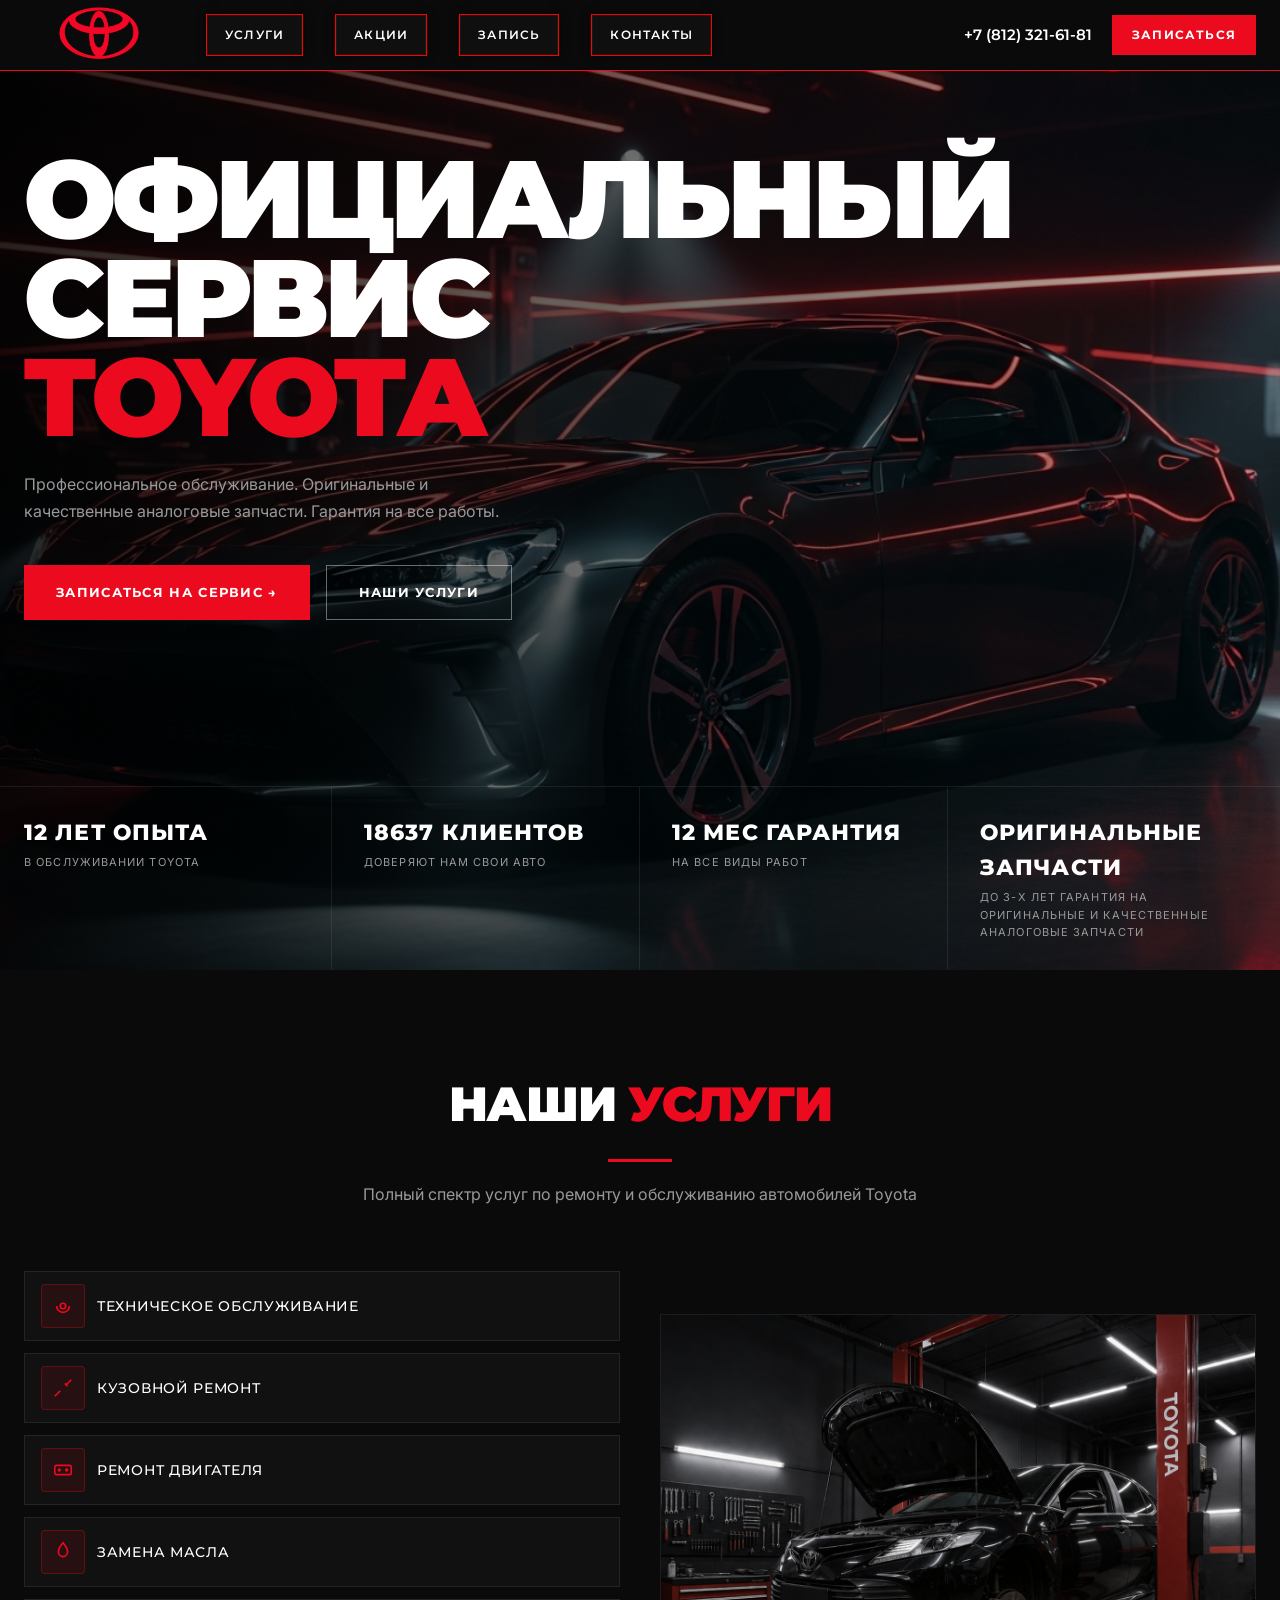
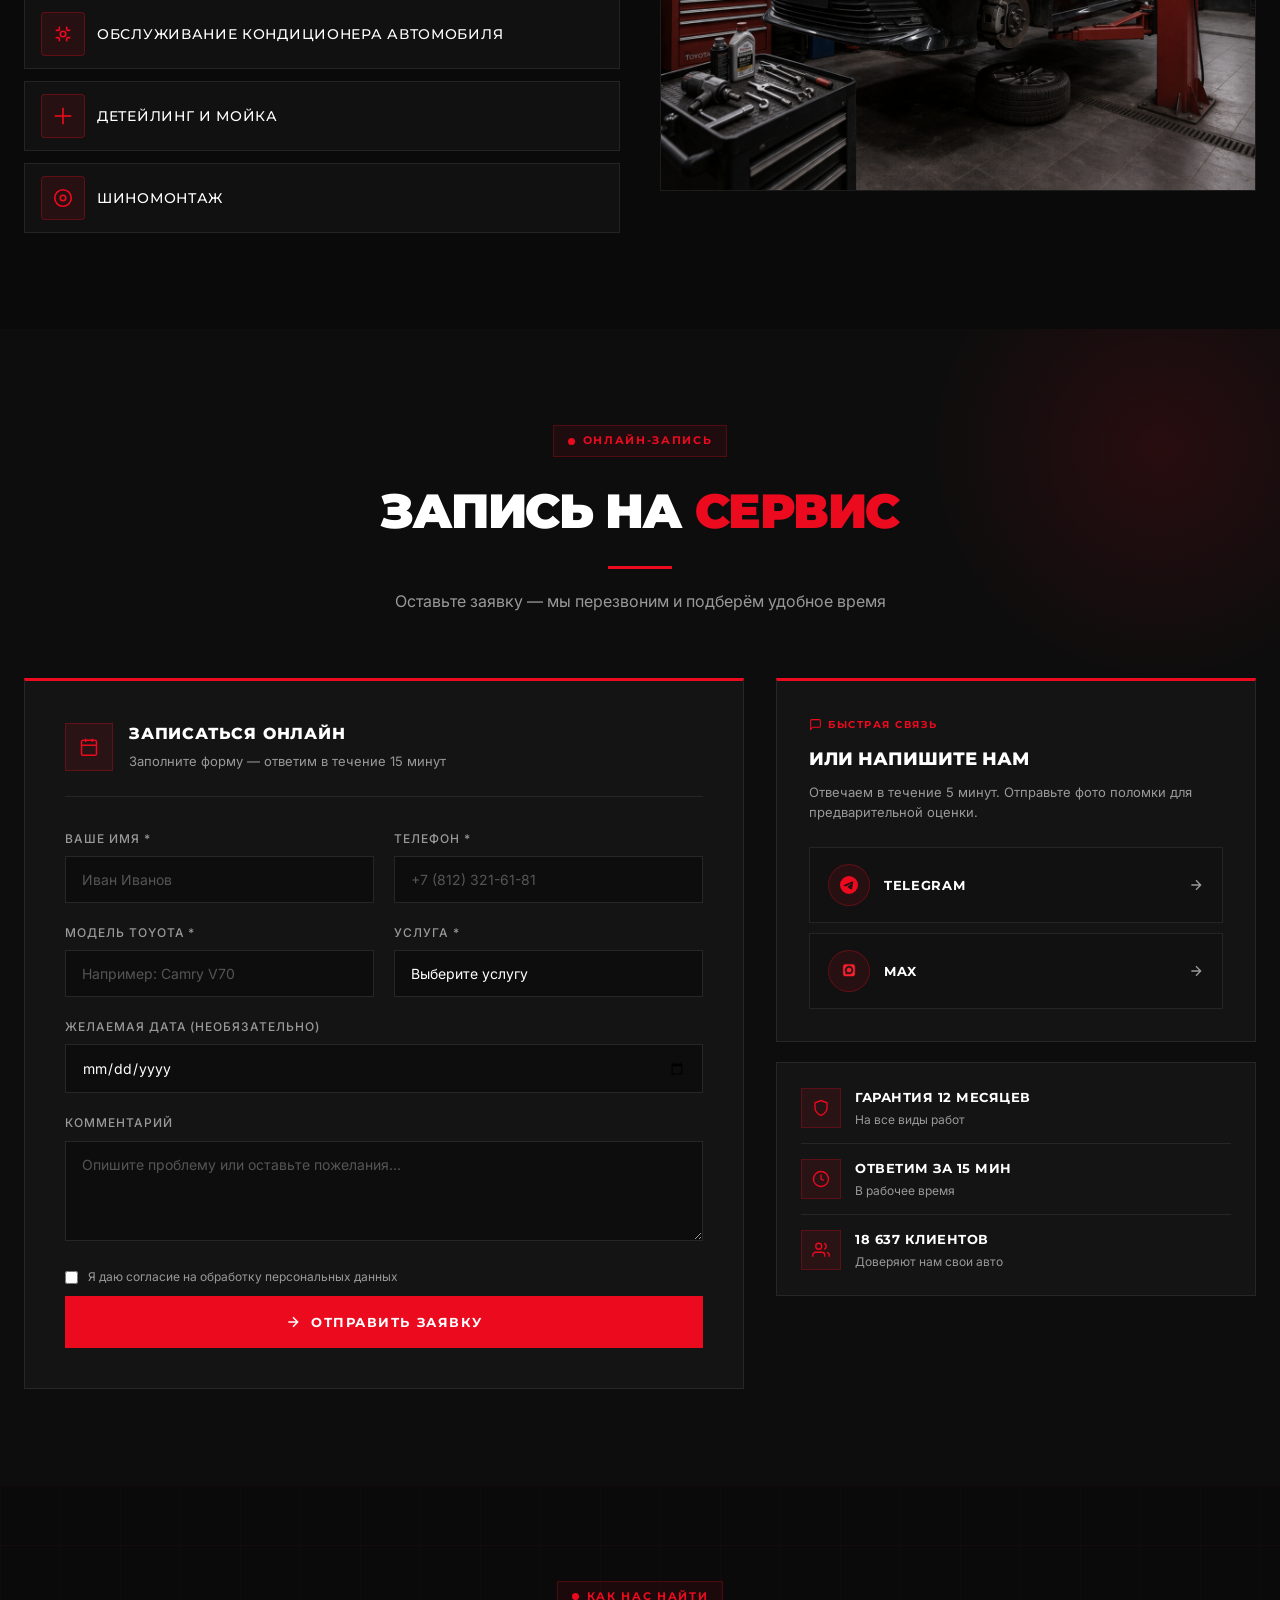
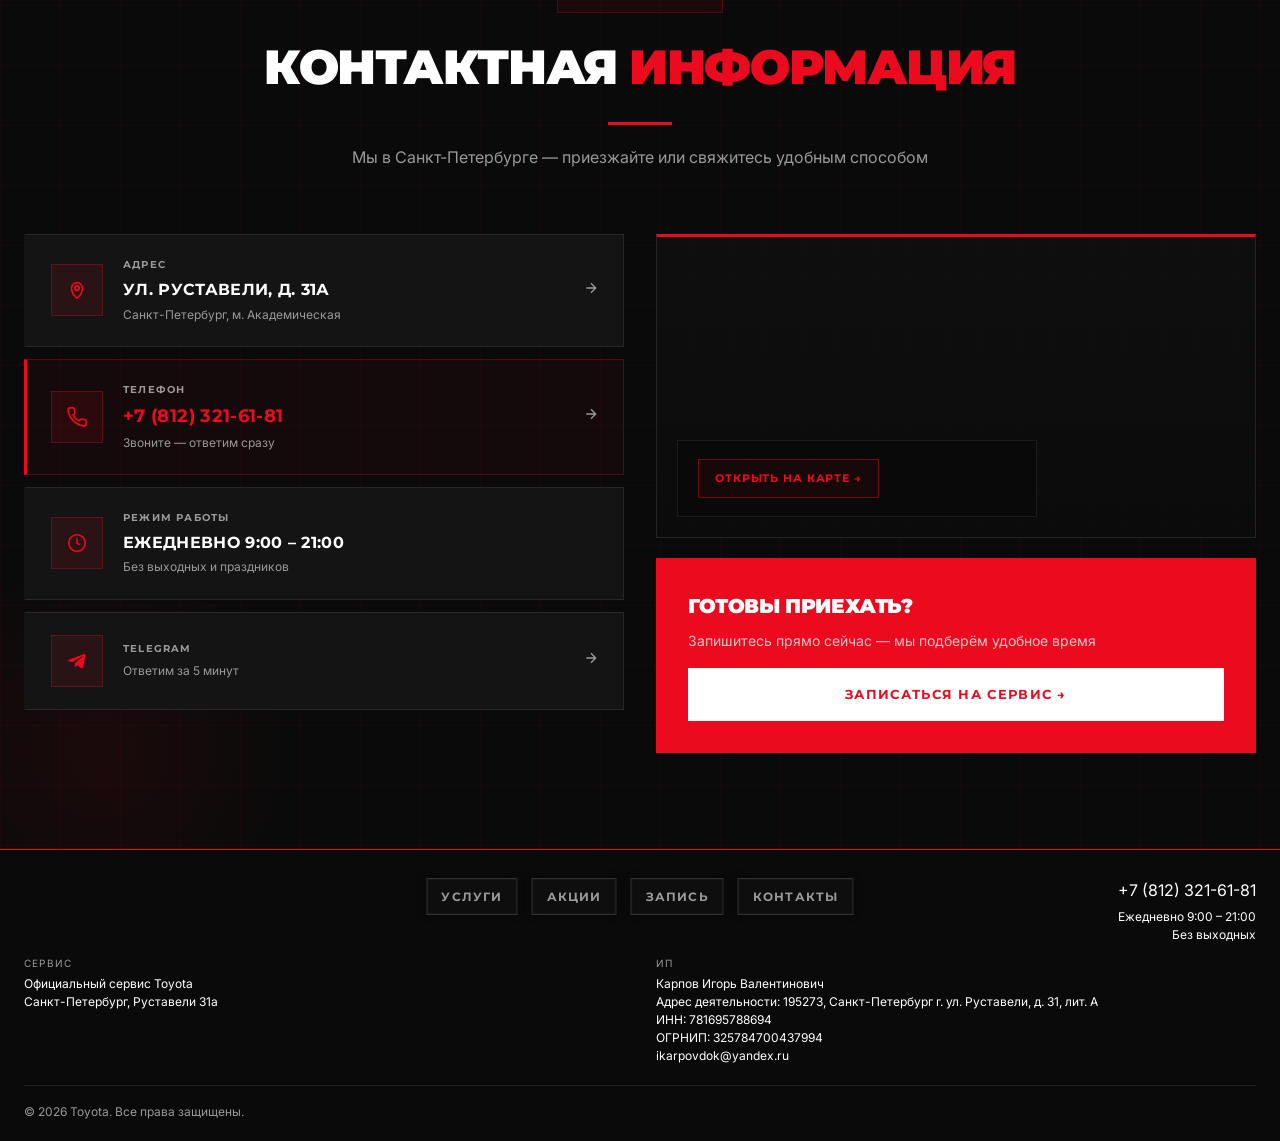
<file: index.html>
<!DOCTYPE html>
<html lang="ru">
<head>
  <meta charset="UTF-8">
  <meta name="viewport" content="width=device-width, initial-scale=1.0">
  <meta name="description" content="Официальный сервис Toyota в Санкт-Петербурге. Профессиональное обслуживание, оригинальные запчасти, гарантия на работы.">
  <meta property="og:title" content="Toyota — Официальный сервис Toyota в СПб">
  <meta property="og:description" content="Профессиональное обслуживание автомобилей Toyota. Оригинальные запчасти. Гарантия на все работы.">
  <title>Toyota — Официальный сервис Toyota в Санкт-Петербурге</title>
  <link rel="stylesheet" href="styles.css">
  <style>
    /* Дополнительные стили для фиксированного навбара */
    body {
      margin: 0;
      padding-top: 70px; /* Компенсируем высоту фиксированного навбара */
    }
    header {
      position: fixed;
      top: 0;
      left: 0;
      width: 100%;
      z-index: 1000;
      background-color: var(--bg-nav);
      transition: transform 0.3s ease-in-out;
    }
    /* Скрываем навбар при прокрутке вниз (опционально, раскомментируйте если нужно) */
    /*
    header.hide {
      transform: translateY(-100%);
    }
    */
    /* Убираем отступ для мобильного меню, чтобы оно не наезжало на контент */
    .mobile-nav {
      top: 70px;
    }
    /* Стили для основного контента */
    .hero {
      margin-top: 0; /* Убираем отступ, так как body уже имеет padding-top */
    }
    @media (max-width: 768px) {
      body {
        padding-top: 70px;
      }
      .mobile-nav {
        top: 70px;
      }
    }
  </style>
  <!-- Google Fonts автоматически подключаются из styles.css -->
</head>
<body>

<!-- ════════════════════════════════════════
     НАВБАР (теперь фиксированный)
════════════════════════════════════════ -->
<header>
  <nav class="navbar">
    <div class="navbar-inner">
      <a href="#" class="navbar-logo">
  <img src="images/toyota-logo.png" alt="Toyota">
</a>

      <div class="navbar-nav">
        <a href="#services">Услуги</a>
        <a href="promotions.html">Акции</a>
        <a href="#booking">Запись</a>
        <a href="#contacts">Контакты</a>
      </div>

      <div class="navbar-right">
        <a href="tel:+78123216181" class="navbar-phone">+7 (812) 321-61-81</a>
        <a href="#booking" class="navbar-cta">Записаться</a>
      </div>

      <!-- Кнопка мобильного меню -->
      <button class="hamburger" id="hamburger" aria-label="Меню">
        <span></span><span></span><span></span>
      </button>
    </div>
  </nav>

  <!-- Мобильное меню -->
  <div class="mobile-nav" id="mobile-nav">
    <a href="#services" onclick="closeMobileMenu()">Услуги</a>
    <a href="promotions.html" onclick="closeMobileMenu()">Акции</a>
    <a href="#booking" onclick="closeMobileMenu()">Запись</a>
    <a href="#contacts" onclick="closeMobileMenu()">Контакты</a>
    <div class="mobile-nav-phone">
      <a href="tel:+78123216181">+7 (812) 321-61-81</a>
    </div>
  </div>
</header>


<!-- ════════════════════════════════════════
     ГЕРОЙ
════════════════════════════════════════ -->
<section class="hero" id="hero">
  <div class="hero-bg"></div>

  <div class="hero-content">
<a href="tel:+78123216181" class="hero-mobile-phone">+7 (812) 321-61-81</a>
    <h1 class="hero-title">
      Официальный<br>
      Сервис<br>
      <span class="red">Toyota</span>
    </h1>

    <p class="hero-sub">
      Профессиональное обслуживание. Оригинальные и качественные аналоговые запчасти. Гарантия на все работы.
    </p>

    <div class="hero-buttons">
      <a href="#booking" class="btn btn-red">Записаться на сервис →</a>
      <a href="#services" class="btn btn-outline">Наши услуги</a>
    </div>
  </div>

  <div class="hero-stats">
    <div class="hero-stats-inner">
      <div class="hero-stat">
        <div class="hero-stat-number">12 лет опыта</div>
        <div class="hero-stat-label">В обслуживании Toyota</div>
      </div>
      <div class="hero-stat">
        <div class="hero-stat-number">18637 клиентов</div>
        <div class="hero-stat-label">Доверяют нам свои авто</div>
      </div>
      <div class="hero-stat">
        <div class="hero-stat-number">12 мес гарантия</div>
        <div class="hero-stat-label">На все виды работ</div>
      </div>
      <div class="hero-stat">
        <div class="hero-stat-number">Оригинальные запчасти</div>
        <div class="hero-stat-label">До 3-х лет гарантия на оригинальные и качественные аналоговые запчасти</div>
      </div>
    </div>
  </div>
</section>


<!-- ════════════════════════════════════════
     УСЛУГИ
════════════════════════════════════════ -->
<section class="section section-alt" id="services">
  <div class="container">
    <div class="section-heading">
      <h2 class="section-title">
  Наши <span>услуги</span>
</h2>
      <div class="red-line"></div>
      <p>Полный спектр услуг по ремонту и обслуживанию автомобилей Toyota</p>
    </div>

    <div class="services-layout">

  <!-- ЛЕВАЯ КОЛОНКА -->
  <div class="services-list">

    <a href="service-to.html" class="service-row">
      <div class="service-icon">
  <svg width="20" height="20" viewBox="0 0 24 24" fill="none" stroke="currentColor" stroke-width="1.8">
    <circle cx="12" cy="12" r="3"/>
    <path d="M19 12a7 7 0 1 1-14 0"/>
  </svg>
</div>
      <span>Техническое обслуживание</span>
    </a>

    <a href="service-body.html" class="service-row">
      <div class="service-icon">
  <svg width="20" height="20" viewBox="0 0 24 24" fill="none" stroke="currentColor" stroke-width="1.8">
    <path d="M3 21l6-6"/>
    <path d="M14 7l3 3"/>
    <path d="M21 3l-6 6"/>
  </svg>
</div>
      <span>Кузовной ремонт</span>
    </a>

    <a href="service-engine.html" class="service-row">
      <div class="service-icon">
  <svg width="20" height="20" viewBox="0 0 24 24" fill="none" stroke="currentColor" stroke-width="1.8">
    <rect x="3" y="7" width="18" height="10" rx="2"/>
    <circle cx="8" cy="12" r="1"/>
    <circle cx="16" cy="12" r="1"/>
  </svg>
</div>
      <span>Ремонт двигателя</span>
    </a>

    <a href="service-oil.html" class="service-row">
      <div class="service-icon">
  <svg width="20" height="20" viewBox="0 0 24 24" fill="none" stroke="currentColor" stroke-width="1.8">
    <path d="M12 2C12 2 7 8 7 12a5 5 0 0 0 10 0c0-4-5-10-5-10z"/>
  </svg>
</div>
      <span>Замена масла</span>
    </a>

    <a href="service-ac.html" class="service-row">
      <div class="service-icon">
  <svg width="20" height="20" viewBox="0 0 24 24" fill="none" stroke="currentColor" stroke-width="1.8">
    <path d="M8 4v4"/>
    <path d="M16 4v4"/>
    <path d="M8 16v4"/>
    <path d="M16 16v4"/>
    <path d="M4 8h4"/>
    <path d="M16 8h4"/>
    <path d="M4 16h4"/>
    <path d="M16 16h4"/>
    <circle cx="12" cy="12" r="3"/>
  </svg>
</div>
      <span>Обслуживание кондиционера автомобиля</span>
    </a>

    <a href="service-detailing.html" class="service-row">
      <div class="service-icon">
  <svg width="20" height="20" viewBox="0 0 24 24" fill="none" stroke="currentColor" stroke-width="1.8">
    <path d="M12 3v18"/>
    <path d="M3 12h18"/>
  </svg>
</div>
      <span>Детейлинг и мойка</span>
    </a>

    <a href="service-tires.html" class="service-row">
      <div class="service-icon">
  <svg width="20" height="20" viewBox="0 0 24 24" fill="none" stroke="currentColor" stroke-width="1.8">
    <circle cx="12" cy="12" r="9"/>
    <circle cx="12" cy="12" r="3"/>
  </svg>
</div>
      <span>Шиномонтаж</span>
    </a>

  </div>

  <!-- ПРАВАЯ КОЛОНКА -->
  <div class="services-image">
    <img src="images/service-photo.png" alt="Сервис Toyota">
  </div>

</div>
  </div>
</section>


<!-- ════════════════════════════════════════
     ЗАПИСЬ НА СЕРВИС
════════════════════════════════════════ -->
<section class="section booking-section" id="booking">
  <div class="booking-bg-accent"></div>

  <div class="container booking-container">

    <div class="section-heading">
      <div class="booking-section-label">
        <span class="booking-label-dot"></span>
        Онлайн-запись
      </div>
      <h2 class="section-title">Запись на <span>сервис</span></h2>
      <div class="red-line"></div>
      <p>Оставьте заявку — мы перезвоним и подберём удобное время</p>
    </div>

    <div class="booking-grid">

      <!-- Форма -->
      <div class="booking-form-card">
        <div class="booking-form-header">
          <div class="booking-form-header-icon">
            <svg width="20" height="20" viewBox="0 0 24 24" fill="none" stroke="currentColor" stroke-width="1.8">
              <rect x="3" y="4" width="18" height="18" rx="2"/>
              <path d="M16 2v4M8 2v4M3 10h18"/>
            </svg>
          </div>
          <div>
            <div class="booking-form-header-title">Записаться онлайн</div>
            <div class="booking-form-header-sub">Заполните форму — ответим в течение 15 минут</div>
          </div>
        </div>

        <form id="booking-form" action="https://formsubmit.co/gumerova.rina@bk.ru" method="POST">
          <input type="hidden" name="_subject" value="Новая заявка с сайта Toyota">
          <input type="hidden" name="_captcha" value="false">
          <input type="hidden" name="_template" value="table">
          <input type="text" name="_honey" style="display:none">
          <input type="hidden" name="_autoresponse" value="Спасибо за заявку! Мы получили ваше обращение и свяжемся с вами в ближайшее время.">
          <div class="form-row">
            <div class="form-group">
              <label for="name">Ваше имя *</label>
              <input type="text" id="name" name="name" placeholder="Иван Иванов" required>
            </div>
            <div class="form-group">
              <label for="phone">Телефон *</label>
              <input type="tel" id="phone" name="phone" placeholder="+7 (812) 321-61-81" required>
            </div>
          </div>

          <div class="form-row">
            <div class="form-group">
              <label for="model">Модель Toyota *</label>
              <input type="text" id="model" name="model" placeholder="Например: Camry V70" required>
            </div>
            <div class="form-group">
              <label for="service">Услуга *</label>
              <select id="service" name="service" required>
                <option value="" disabled selected>Выберите услугу</option>
                <option value="ТО">Техническое обслуживание (ТО)</option>
                <option value="Замена масла">Замена масла и фильтров</option>
                <option value="Диагностика">Диагностика электроники</option>
                <option value="Кузовной ремонт">Кузовной ремонт</option>
                <option value="Ремонт двигателя">Ремонт двигателя</option>
                <option value="Кондиционер">Обслуживание кондиционера автомобиля</option>
                <option value="Детейлинг">Детейлинг и мойка</option>
                <option value="Шиномонтаж">Шиномонтаж и балансировка</option>
              </select>
            </div>
          </div>

          <div class="form-group">
            <label for="date">Желаемая дата (необязательно)</label>
            <input type="date" id="date" name="date">
          </div>

          <div class="form-group">
            <label for="comment">Комментарий</label>
            <textarea id="comment" name="comment" placeholder="Опишите проблему или оставьте пожелания..."></textarea>
          </div>

          <div class="form-consent">
  <label>
    <input type="checkbox" id="consent" required>
    <span>
      Я даю согласие на обработку персональных данных
    </span>
  </label>
</div>
          <button type="submit" class="form-submit" id="submit-btn">
            <svg width="16" height="16" viewBox="0 0 24 24" fill="none" stroke="currentColor" stroke-width="2.2"><path d="M5 12h14M12 5l7 7-7 7"/></svg>
            Отправить заявку
          </button>
          <div id="form-success" style="display:none; margin-top:16px; color:var(--red); font-family:var(--font-head); font-size:13px; font-weight:600; text-transform:uppercase; letter-spacing:0.1em; border:1px solid rgba(235,10,30,0.3); padding:12px 16px; background:rgba(235,10,30,0.06);">
            ✓ Заявка отправлена! Мы свяжемся с вами в ближайшее время.
          </div>
          <div id="form-error" style="display:none; margin-top:16px; color:#fff; font-family:var(--font-head); font-size:13px; font-weight:600; text-transform:uppercase; letter-spacing:0.08em; border:1px solid rgba(255,255,255,0.16); padding:12px 16px; background:rgba(255,255,255,0.04);">
            Не удалось отправить заявку. Проверьте подключение к интернету и активацию FormSubmit.
          </div>
        </form>
      </div>

      <!-- Правая колонка -->
      <div class="booking-right">

        <!-- Мессенджеры -->
        <div class="messengers-block">
          <div class="messengers-block-label">
            <svg width="13" height="13" viewBox="0 0 24 24" fill="none" stroke="currentColor" stroke-width="2">
              <path d="M21 15a2 2 0 0 1-2 2H7l-4 4V5a2 2 0 0 1 2-2h14a2 2 0 0 1 2 2z"/>
            </svg>
            Быстрая связь
          </div>
          <h3>Или напишите нам</h3>
          <p>Отвечаем в течение 5 минут. Отправьте фото поломки для предварительной оценки.</p>

          <a href="https://t.me/iToyotaSPB" target="_blank" class="messenger-btn tg-btn">
            <div class="messenger-icon tg-icon">
              <svg xmlns="http://www.w3.org/2000/svg" width="22" height="22" viewBox="0 0 24 24" fill="white"><path d="M11.944 0A12 12 0 0 0 0 12a12 12 0 0 0 12 12 12 12 0 0 0 12-12A12 12 0 0 0 12 0a12 12 0 0 0-.056 0zm4.962 7.224c.1-.002.321.023.465.14a.506.506 0 0 1 .171.325c.016.093.036.306.02.472-.18 1.898-.962 6.502-1.36 8.627-.168.9-.499 1.201-.82 1.23-.696.065-1.225-.46-1.9-.902-1.056-.693-1.653-1.124-2.678-1.8-1.185-.78-.417-1.21.258-1.91.177-.184 3.247-2.977 3.307-3.23.007-.032.014-.15-.056-.212s-.174-.041-.249-.024c-.106.024-1.793 1.14-5.061 3.345-.48.33-.913.49-1.302.48-.428-.008-1.252-.241-1.865-.44-.752-.245-1.349-.374-1.297-.789.027-.216.325-.437.893-.663 3.498-1.524 5.83-2.529 6.998-3.014 3.332-1.386 4.025-1.627 4.476-1.635z"/></svg>
          </div>
            <div class="messenger-text">
              <div class="messenger-name">Telegram</div>
              
            </div>
            <svg class="messenger-arrow" width="16" height="16" viewBox="0 0 24 24" fill="none" stroke="currentColor" stroke-width="2"><path d="M5 12h14M12 5l7 7-7 7"/></svg>
          </a>

          <a href="#" target="_blank" class="messenger-btn max-btn">
            <div class="messenger-icon max-icon">
              <img src="images/max-icon.png" alt="MAX">
          </div>
            <div class="messenger-text">
              <div class="messenger-name">MAX</div>
              
            </div>
            <svg class="messenger-arrow" width="16" height="16" viewBox="0 0 24 24" fill="none" stroke="currentColor" stroke-width="2"><path d="M5 12h14M12 5l7 7-7 7"/></svg>
          </a>
        </div>

        <!-- Блок с преимуществами -->
        <div class="booking-guarantee">
          <div class="booking-guarantee-item">
            <div class="booking-guarantee-icon">
              <svg width="18" height="18" viewBox="0 0 24 24" fill="none" stroke="currentColor" stroke-width="1.8">
                <path d="M12 22s8-4 8-10V5l-8-3-8 3v7c0 6 8 10 8 10z"/>
              </svg>
            </div>
            <div>
              <div class="booking-guarantee-title">Гарантия 12 месяцев</div>
              <div class="booking-guarantee-desc">На все виды работ</div>
            </div>
          </div>
          <div class="booking-guarantee-item">
            <div class="booking-guarantee-icon">
              <svg width="18" height="18" viewBox="0 0 24 24" fill="none" stroke="currentColor" stroke-width="1.8">
                <circle cx="12" cy="12" r="10"/>
                <path d="M12 6v6l4 2"/>
              </svg>
            </div>
            <div>
              <div class="booking-guarantee-title">Ответим за 15 мин</div>
              <div class="booking-guarantee-desc">В рабочее время</div>
            </div>
          </div>
          <div class="booking-guarantee-item">
            <div class="booking-guarantee-icon">
              <svg width="18" height="18" viewBox="0 0 24 24" fill="none" stroke="currentColor" stroke-width="1.8">
                <path d="M17 21v-2a4 4 0 0 0-4-4H5a4 4 0 0 0-4 4v2"/>
                <circle cx="9" cy="7" r="4"/>
                <path d="M23 21v-2a4 4 0 0 0-3-3.87"/>
                <path d="M16 3.13a4 4 0 0 1 0 7.75"/>
              </svg>
            </div>
            <div>
              <div class="booking-guarantee-title">18 637 клиентов</div>
              <div class="booking-guarantee-desc">Доверяют нам свои авто</div>
            </div>
          </div>
        </div>


      </div>
    </div>
  </div>
</section>


<!-- ════════════════════════════════════════
     КОНТАКТЫ
════════════════════════════════════════ -->
<section class="section contacts" id="contacts">
  <div class="contacts-bg-pattern"></div>
  <div class="container" style="position:relative; z-index:1;">
    <div class="section-heading">
      <div class="contacts-section-label">
        <span class="booking-label-dot"></span>
        Как нас найти
      </div>
      <h2 class="section-title">Контактная <span>информация</span></h2>
      <div class="red-line"></div>
      <p>Мы в Санкт-Петербурге — приезжайте или свяжитесь удобным способом</p>
    </div>

    <div class="contacts-grid-new">

      <!-- Карточки контактов -->
      <div class="contacts-cards">

        <a href="https://yandex.ru/maps/?text=ул.+Руставели,+д.+31,+Санкт-Петербург" target="_blank" class="contact-card">
          <div class="contact-card-icon">
            <svg width="22" height="22" viewBox="0 0 24 24" fill="none" stroke="currentColor" stroke-width="1.8">
              <path d="M12 21s-6-5.2-6-11a6 6 0 1 1 12 0c0 5.8-6 11-6 11z"/>
              <circle cx="12" cy="10" r="2.5"/>
            </svg>
          </div>
          <div class="contact-card-body">
            <div class="contact-card-label">Адрес</div>
            <div class="contact-card-value">ул. Руставели, д. 31а</div>
            <div class="contact-card-sub">Санкт-Петербург, м. Академическая</div>
          </div>
          <div class="contact-card-arrow">
            <svg width="16" height="16" viewBox="0 0 24 24" fill="none" stroke="currentColor" stroke-width="2"><path d="M5 12h14M12 5l7 7-7 7"/></svg>
          </div>
        </a>

        <a href="tel:+78123216181" class="contact-card contact-card-accent">
          <div class="contact-card-icon">
            <svg width="22" height="22" viewBox="0 0 24 24" fill="none" stroke="currentColor" stroke-width="1.8">
              <path d="M22 16.9v3a2 2 0 0 1-2.2 2 19.8 19.8 0 0 1-8.6-3.1 19.4 19.4 0 0 1-6-6A19.8 19.8 0 0 1 2.1 4.2 2 2 0 0 1 4.1 2h3a2 2 0 0 1 2 1.7l.5 3a2 2 0 0 1-.6 1.8l-1.3 1.3a16 16 0 0 0 6.4 6.4l1.3-1.3a2 2 0 0 1 1.8-.6l3 .5a2 2 0 0 1 1.7 2z"/>
            </svg>
          </div>
          <div class="contact-card-body">
            <div class="contact-card-label">Телефон</div>
            <div class="contact-card-value">+7 (812) 321-61-81</div>
            <div class="contact-card-sub">Звоните — ответим сразу</div>
          </div>
          <div class="contact-card-arrow">
            <svg width="16" height="16" viewBox="0 0 24 24" fill="none" stroke="currentColor" stroke-width="2"><path d="M5 12h14M12 5l7 7-7 7"/></svg>
          </div>
        </a>

        <div class="contact-card">
          <div class="contact-card-icon">
            <svg width="22" height="22" viewBox="0 0 24 24" fill="none" stroke="currentColor" stroke-width="1.8">
              <circle cx="12" cy="12" r="9"/>
              <path d="M12 7v5l3 2"/>
            </svg>
          </div>
          <div class="contact-card-body">
            <div class="contact-card-label">Режим работы</div>
            <div class="contact-card-value">Ежедневно 9:00 – 21:00</div>
            <div class="contact-card-sub">Без выходных и праздников</div>
          </div>
        </div>

        <a href="https://t.me/iToyotaSPB" target="_blank" class="contact-card">
          <div class="contact-card-icon">
            <svg width="22" height="22" viewBox="0 0 24 24" fill="currentColor">
              <path d="M21.5 4.5 18.4 19c-.2 1-.8 1.2-1.6.8l-4.4-3.2-2.1 2c-.2.2-.4.4-.8.4l.3-4.5 8.2-7.4c.4-.3-.1-.5-.6-.2L7.2 13.3l-4.3-1.3c-.9-.3-.9-.9.2-1.3l16.7-6.4c.8-.3 1.5.2 1.2 1.2z"/>
            </svg>
          </div>
          <div class="contact-card-body">
            <div class="contact-card-label">Telegram</div>
            
            <div class="contact-card-sub">Ответим за 5 минут</div>
          </div>
          <div class="contact-card-arrow">
            <svg width="16" height="16" viewBox="0 0 24 24" fill="none" stroke="currentColor" stroke-width="2"><path d="M5 12h14M12 5l7 7-7 7"/></svg>
          </div>
        </a>

      </div>

      <!-- Правый блок: карта-заглушка + CTA -->
      <div class="contacts-right">
        <div class="contacts-map-embed">
  <iframe
    src="https://yandex.ru/map-widget/v1/?ll=30.436700%2C60.007897&z=18&l=map"
  width="100%"
  height="100%"
  frameborder="0"
  allowfullscreen="true"
    loading="lazy">
  </iframe>

  <div class="contacts-map-overlay">
  <a href="https://yandex.ru/maps/?ll=30.436700%2C60.007897&z=18&pt=30.436700,60.007897,pm2rdm" target="_blank" class="contacts-map-btn">
  Открыть на карте →
</a>
</div>
</div>

        <div class="contacts-cta-block">
          <div class="contacts-cta-title">Готовы приехать?</div>
          <div class="contacts-cta-desc">Запишитесь прямо сейчас — мы подберём удобное время</div>
          <a href="#booking" class="btn btn-red" style="width:100%; justify-content:center; margin-top:16px;">
            Записаться на сервис →
          </a>
        </div>
      </div>

    </div>
  </div>
</section>


<!-- ════════════════════════════════════════
     ФУТЕР
════════════════════════════════════════ -->
<footer class="footer">

<div class="footer-links">
      <a href="#services">Услуги</a>
      <a href="promotions.html">Акции</a>
      <a href="#booking">Запись</a>
      <a href="#contacts">Контакты</a>
    </div>
    <div class="footer-contact">
      <div class="footer-phone"><a href="tel:+78123216181">+7 (812) 321-61-81</a></div>
      <div class="footer-hours">Ежедневно 9:00 – 21:00 <br>Без выходных</div>
    </div>
  </div>

  <div class="footer-tagline">

  <div class="footer-block">
    <div class="footer-title">Сервис</div>
    <div>Официальный сервис Toyota</div>
    <div>Санкт-Петербург, Руставели 31а</div>
  </div>

  <div class="footer-block">
    <div class="footer-title">ИП</div>
    <div>Карпов Игорь Валентинович</div>
    <div>Адрес деятельности: 195273, Санкт-Петербург г. ул. Руставели, д. 31, лит. А</div>
    <div>ИНН: 781695788694</div>
    <div>ОГРНИП: 325784700437994</div>
    <div>ikarpovdok@yandex.ru</div>
  </div>

  </div>

  <div class="footer-bottom">
    <p>© 2026 Toyota. Все права защищены.</p>
 
  </div>
</footer>


<!-- ════════════════════════════════════════
     JAVASCRIPT
════════════════════════════════════════ -->
<script>
// ── Мобильное меню ──
const hamburger = document.getElementById('hamburger');
const mobileNav = document.getElementById('mobile-nav');

hamburger.addEventListener('click', () => {
  mobileNav.classList.toggle('open');
});

function closeMobileMenu() {
  mobileNav.classList.remove('open');
}

// ── Обратный отсчёт ──
function createCountdown(targetDate, dayId, hourId, minId, secId) {
  function update() {
    const now = new Date().getTime();
    const diff = targetDate - now;

    if (diff <= 0) {
      document.getElementById(dayId).textContent = '00';
      document.getElementById(hourId).textContent = '00';
      document.getElementById(minId).textContent = '00';
      document.getElementById(secId).textContent = '00';
      return;
    }

    const days  = Math.floor(diff / (1000 * 60 * 60 * 24));
    const hours = Math.floor((diff / (1000 * 60 * 60)) % 24);
    const mins  = Math.floor((diff / (1000 * 60)) % 60);
    const secs  = Math.floor((diff / 1000) % 60);

    document.getElementById(dayId).textContent  = String(days).padStart(2, '0');
    document.getElementById(hourId).textContent = String(hours).padStart(2, '0');
    document.getElementById(minId).textContent  = String(mins).padStart(2, '0');
    document.getElementById(secId).textContent  = String(secs).padStart(2, '0');
  }

  update();
  setInterval(update, 1000);
}

// Настройте даты окончания акций здесь:
const promo1End = new Date(Date.now() + 7 * 24 * 60 * 60 * 1000); // через 7 дней
const promo2End = new Date(Date.now() + 7 * 24 * 60 * 60 * 1000);
const promo3End = new Date(Date.now() + 7 * 24 * 60 * 60 * 1000);

createCountdown(promo1End, 'c1-days', 'c1-hours', 'c1-mins', 'c1-secs');
createCountdown(promo2End, 'c2-days', 'c2-hours', 'c2-mins', 'c2-secs');
createCountdown(promo3End, 'c3-days', 'c3-hours', 'c3-mins', 'c3-secs');

// ── Форма записи ──
const bookingForm = document.getElementById('booking-form');

async function handleSubmit(e) {
  e.preventDefault();

  const form = e.target;
  const btn = document.getElementById('submit-btn');
  const success = document.getElementById('form-success');
  const errorBox = document.getElementById('form-error');

  const name = document.getElementById('name').value.trim();
  const phone = document.getElementById('phone').value.trim();
  const model = document.getElementById('model').value.trim();
  const service = document.getElementById('service').value.trim();
  const consent = document.getElementById('consent').checked;

  if (!name || !phone || !model || !service || !consent) {
    alert('Пожалуйста, заполните обязательные поля и подтвердите согласие.');
    return;
  }

  btn.innerHTML = '<svg width="16" height="16" viewBox="0 0 24 24" fill="none" stroke="currentColor" stroke-width="2.2"><path d="M5 12h14M12 5l7 7-7 7"/></svg> Отправка...';
  btn.disabled = true;
  success.style.display = 'none';
  errorBox.style.display = 'none';

  const formData = new FormData(form);
  formData.set('_subject', `Новая заявка с сайта Toyota: ${name}`);
  formData.set('_captcha', 'false');
  formData.set('_template', 'table');
  formData.set('consent', 'Да');
  formData.set('page', window.location.href);

  try {
    const response = await fetch('https://formsubmit.co/ajax/gumerova.rina@bk.ru', {
      method: 'POST',
      body: formData,
      headers: {
        'Accept': 'application/json'
      }
    });

    const result = await response.json().catch(() => null);

    if (!response.ok || !result || result.success !== 'true') {
      throw new Error('Не удалось отправить форму.');
    }

    form.reset();
    success.style.display = 'block';
    setTimeout(() => { success.style.display = 'none'; }, 5000);
  } catch (error) {
    errorBox.style.display = 'block';
  } finally {
    btn.innerHTML = '<svg width="16" height="16" viewBox="0 0 24 24" fill="none" stroke="currentColor" stroke-width="2.2"><path d="M5 12h14M12 5l7 7-7 7"/></svg> Отправить заявку';
    btn.disabled = false;
  }
}

if (bookingForm) {
  bookingForm.addEventListener('submit', handleSubmit);
}

// ── Плавное появление секций ──
const observer = new IntersectionObserver((entries) => {
  entries.forEach(entry => {
    if (entry.isIntersecting) {
      entry.target.style.opacity = '1';
      entry.target.style.transform = 'translateY(0)';
    }
  });
}, { threshold: 0.1 });

document.querySelectorAll('.service-card, .advantage-item').forEach(el => {
  el.style.opacity = '0';
  el.style.transform = 'translateY(20px)';
  el.style.transition = 'opacity 0.5s ease, transform 0.5s ease';
  observer.observe(el);
});
</script>

</body>
</html>
</file>
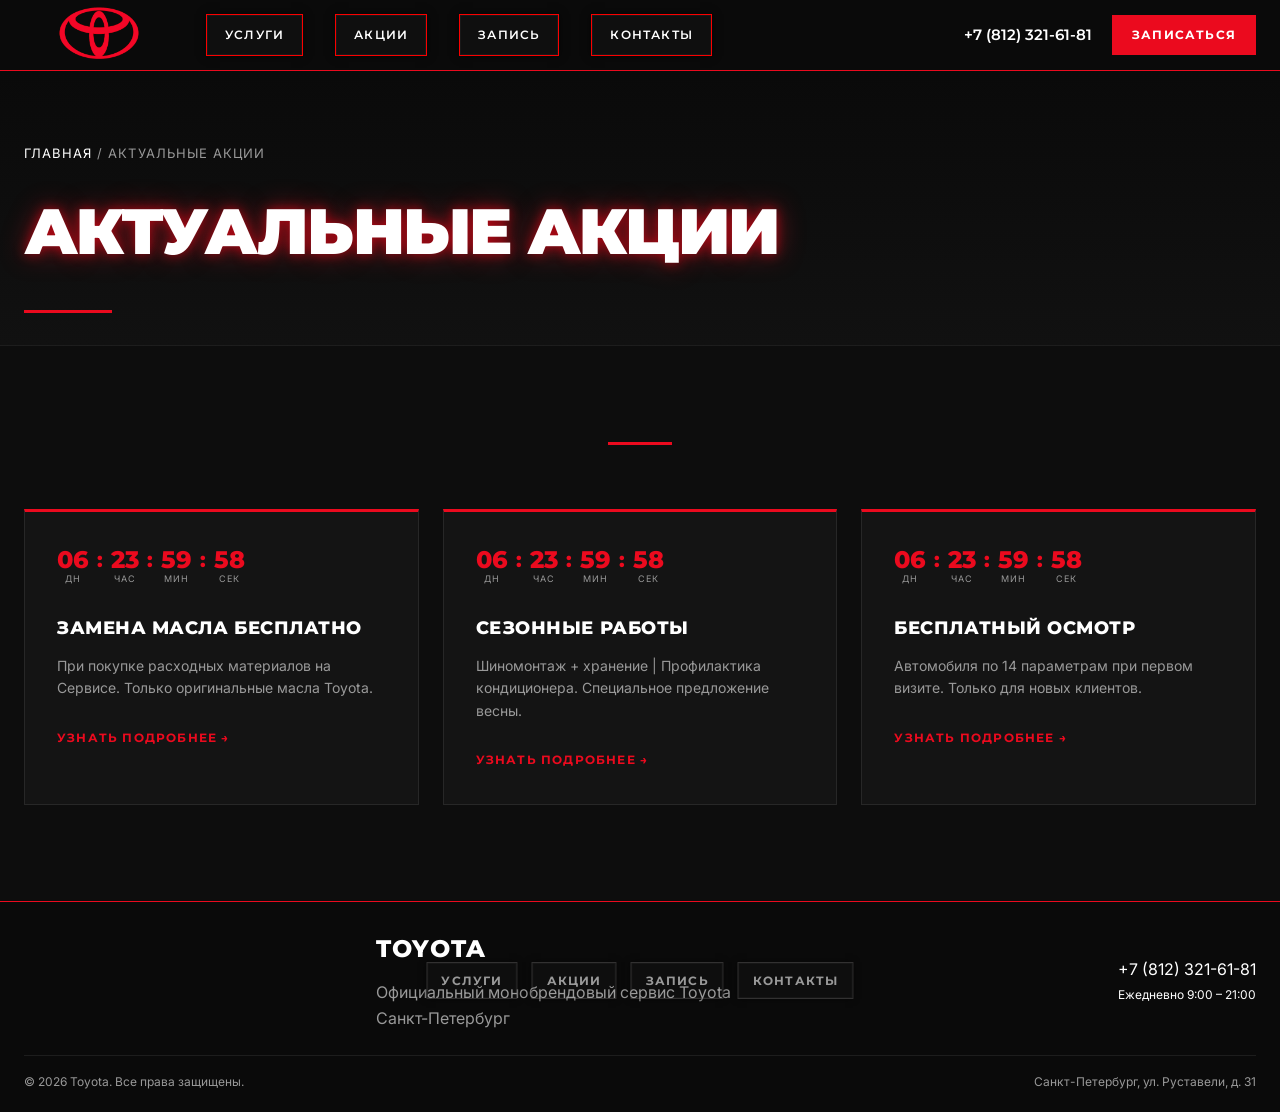
<file: promotions.html>
<!DOCTYPE html>
<html lang="ru">
<head>
  <meta charset="UTF-8">
  <meta name="viewport" content="width=device-width, initial-scale=1.0">
  <meta name="description" content="Актуальные акции Toyota EA в Санкт-Петербурге. Специальные предложения на обслуживание и сервис Toyota.">
  <meta property="og:title" content="Актуальные акции | Toyota ">
  <meta property="og:description" content="Специальные предложения для владельцев Toyota в сервисе Toyota EA.">
  <title>Актуальные акции | Toyota </title>
  <link rel="stylesheet" href="styles.css">
  <!-- Google Fonts автоматически подключаются из styles.css -->
</head>
<body>

<!-- ════════════════════════════════════════
     НАВБАР
════════════════════════════════════════ -->
<header>
  <nav class="navbar">
    <div class="navbar-inner">
      <a href="index.html" class="navbar-logo">
  <img src="images/toyota-logo.png" alt="Toyota">
</a>

      <div class="navbar-nav">
        <a href="index.html#services">Услуги</a>
        <a href="promotions.html">Акции</a>
        <a href="index.html#booking">Запись</a>
        <a href="index.html#contacts">Контакты</a>
      </div>

      <div class="navbar-right">
        <a href="tel:+78123216181" class="navbar-phone">+7 (812) 321-61-81</a>
        <a href="index.html#booking" class="navbar-cta">Записаться</a>
      </div>

      <!-- Кнопка мобильного меню -->
      <button class="hamburger" id="hamburger" aria-label="Меню">
        <span></span><span></span><span></span>
      </button>
    </div>
  </nav>

  <!-- Мобильное меню -->
  <div class="mobile-nav" id="mobile-nav">
    <a href="index.html#services" onclick="closeMobileMenu()">Услуги</a>
    <a href="promotions.html" onclick="closeMobileMenu()">Акции</a>
    <a href="index.html#booking" onclick="closeMobileMenu()">Запись</a>
    <a href="index.html#contacts" onclick="closeMobileMenu()">Контакты</a>
    <div class="mobile-nav-phone">
      <a href="tel:+78123216181">+7 (812) 321-61-81</a>
    </div>
  </div>
</header>



<section class="inner-page-hero">
  <div class="container">
    <div class="breadcrumbs"><a href="index.html">Главная</a> / <span>Актуальные акции</span></div>
    <h1>Актуальные акции</h1>   
  </div>
</section>

<!-- ════════════════════════════════════════
     АКЦИИ
     Чтобы изменить акцию — отредактируйте
     текст внутри .promo-card
════════════════════════════════════════ -->
<section class="section" id="promotions">
  <div class="container">
    <div class="section-heading">
      <div class="red-line"></div>
    </div>

    <div class="promo-cards">

      <!-- ── Акция 1 ── -->
      <div class="promo-card">
        <div class="countdown" id="countdown-1">
          <div class="countdown-unit">
            <div class="countdown-num" id="c1-days">07</div>
            <div class="countdown-label">ДН</div>
          </div>
          <span class="countdown-sep">:</span>
          <div class="countdown-unit">
            <div class="countdown-num" id="c1-hours">00</div>
            <div class="countdown-label">ЧАС</div>
          </div>
          <span class="countdown-sep">:</span>
          <div class="countdown-unit">
            <div class="countdown-num" id="c1-mins">00</div>
            <div class="countdown-label">МИН</div>
          </div>
          <span class="countdown-sep">:</span>
          <div class="countdown-unit">
            <div class="countdown-num" id="c1-secs">00</div>
            <div class="countdown-label">СЕК</div>
          </div>
        </div>
        <h3>Замена масла бесплатно</h3>
        <p>При покупке расходных материалов на Сервисе. Только оригинальные масла Toyota.</p>
        <a href="index.html#booking" class="promo-link">Узнать подробнее →</a>
      </div>

      <!-- ── Акция 2 ── -->
      <div class="promo-card">
        <div class="countdown">
          <div class="countdown-unit">
            <div class="countdown-num" id="c2-days">07</div>
            <div class="countdown-label">ДН</div>
          </div>
          <span class="countdown-sep">:</span>
          <div class="countdown-unit">
            <div class="countdown-num" id="c2-hours">00</div>
            <div class="countdown-label">ЧАС</div>
          </div>
          <span class="countdown-sep">:</span>
          <div class="countdown-unit">
            <div class="countdown-num" id="c2-mins">00</div>
            <div class="countdown-label">МИН</div>
          </div>
          <span class="countdown-sep">:</span>
          <div class="countdown-unit">
            <div class="countdown-num" id="c2-secs">00</div>
            <div class="countdown-label">СЕК</div>
          </div>
        </div>
        <h3>Сезонные работы</h3>
        <p>Шиномонтаж + хранение | Профилактика кондиционера. Специальное предложение весны.</p>
        <a href="index.html#booking" class="promo-link">Узнать подробнее →</a>
      </div>

      <!-- ── Акция 3 ── -->
      <div class="promo-card">
        <div class="countdown">
          <div class="countdown-unit">
            <div class="countdown-num" id="c3-days">07</div>
            <div class="countdown-label">ДН</div>
          </div>
          <span class="countdown-sep">:</span>
          <div class="countdown-unit">
            <div class="countdown-num" id="c3-hours">00</div>
            <div class="countdown-label">ЧАС</div>
          </div>
          <span class="countdown-sep">:</span>
          <div class="countdown-unit">
            <div class="countdown-num" id="c3-mins">00</div>
            <div class="countdown-label">МИН</div>
          </div>
          <span class="countdown-sep">:</span>
          <div class="countdown-unit">
            <div class="countdown-num" id="c3-secs">00</div>
            <div class="countdown-label">СЕК</div>
          </div>
        </div>
        <h3>Бесплатный осмотр</h3>
        <p>Автомобиля по 14 параметрам при первом визите. Только для новых клиентов.</p>
        <a href="index.html#booking" class="promo-link">Узнать подробнее →</a>
      </div>

    </div>
  </div>
</section>



<footer class="footer">
  <div class="footer-inner">
    <div>
      <div class="footer-logo">TOYOTA</div>
      <div class="footer-tagline">Официальный монобрендовый сервис Toyota<br>Санкт-Петербург</div>
    </div>

    <div class="footer-links">
      <a href="index.html#services">Услуги</a>
      <a href="promotions.html">Акции</a>
      <a href="index.html#booking">Запись</a>
      <a href="index.html#contacts">Контакты</a>
    </div>

    <div class="footer-contact">
      <div class="footer-phone"><a href="tel:+78123216181">+7 (812) 321-61-81</a></div>
      <div class="footer-hours">Ежедневно 9:00 – 21:00</div>
    </div>
  </div>

  <div class="footer-bottom">
    <p>© 2026 Toyota. Все права защищены.</p>
    <p>Санкт-Петербург, ул. Руставели, д. 31</p>
  </div>
</footer>


<!-- ════════════════════════════════════════
     JAVASCRIPT
════════════════════════════════════════ -->
<script>
const hamburger = document.getElementById('hamburger');
const mobileNav = document.getElementById('mobile-nav');

hamburger.addEventListener('click', () => {
  mobileNav.classList.toggle('open');
});

function closeMobileMenu() {
  mobileNav.classList.remove('open');
}

function createCountdown(targetDate, dayId, hourId, minId, secId) {
  function update() {
    const now = new Date().getTime();
    const diff = targetDate - now;

    if (diff <= 0) {
      document.getElementById(dayId).textContent = '00';
      document.getElementById(hourId).textContent = '00';
      document.getElementById(minId).textContent = '00';
      document.getElementById(secId).textContent = '00';
      return;
    }

    const days  = Math.floor(diff / (1000 * 60 * 60 * 24));
    const hours = Math.floor((diff / (1000 * 60 * 60)) % 24);
    const mins  = Math.floor((diff / (1000 * 60)) % 60);
    const secs  = Math.floor((diff / 1000) % 60);

    document.getElementById(dayId).textContent  = String(days).padStart(2, '0');
    document.getElementById(hourId).textContent = String(hours).padStart(2, '0');
    document.getElementById(minId).textContent  = String(mins).padStart(2, '0');
    document.getElementById(secId).textContent  = String(secs).padStart(2, '0');
  }

  update();
  setInterval(update, 1000);
}

const promo1End = new Date(Date.now() + 7 * 24 * 60 * 60 * 1000);
const promo2End = new Date(Date.now() + 7 * 24 * 60 * 60 * 1000);
const promo3End = new Date(Date.now() + 7 * 24 * 60 * 60 * 1000);

createCountdown(promo1End, 'c1-days', 'c1-hours', 'c1-mins', 'c1-secs');
createCountdown(promo2End, 'c2-days', 'c2-hours', 'c2-mins', 'c2-secs');
createCountdown(promo3End, 'c3-days', 'c3-hours', 'c3-mins', 'c3-secs');

const observer = new IntersectionObserver((entries) => {
  entries.forEach(entry => {
    if (entry.isIntersecting) {
      entry.target.style.opacity = '1';
      entry.target.style.transform = 'translateY(0)';
    }
  });
}, { threshold: 0.1 });

document.querySelectorAll('.promo-card').forEach(el => {
  el.style.opacity = '0';
  el.style.transform = 'translateY(20px)';
  el.style.transition = 'opacity 0.5s ease, transform 0.5s ease';
  observer.observe(el);
});
</script>

</body>
</html>
</file>
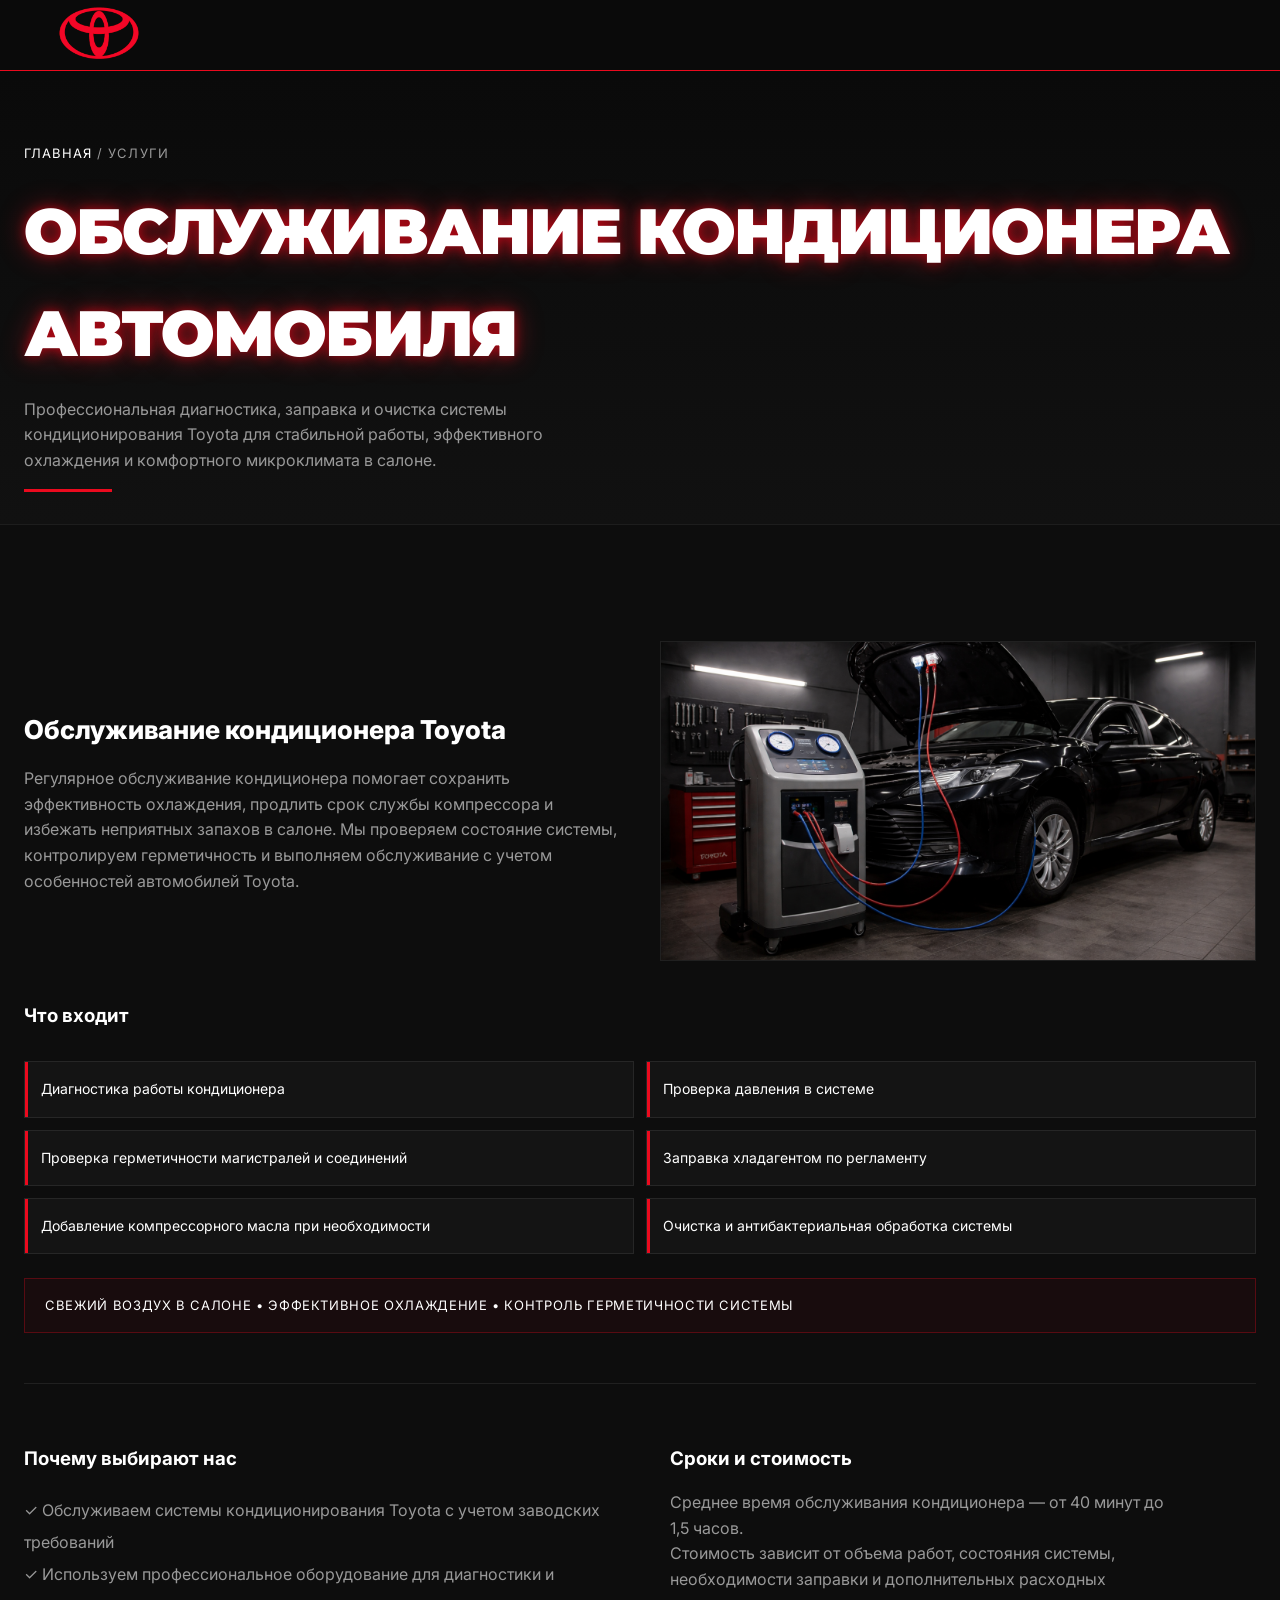
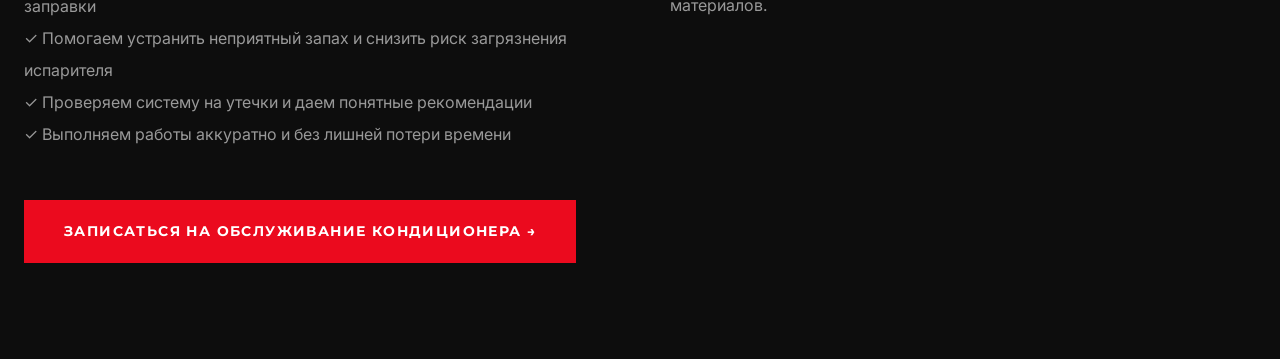
<file: service-ac.html>
<!DOCTYPE html>
<html lang="ru">
<head>
  <meta charset="UTF-8">
  <meta name="viewport" content="width=device-width, initial-scale=1.0">
  <title>Обслуживание кондиционера автомобиля — Toyota</title>
  <link rel="stylesheet" href="styles.css">
</head>
<body>

<header>
  <nav class="navbar">
    <div class="navbar-inner">
      <a href="index.html" class="navbar-logo">
        <img src="images/toyota-logo.png" alt="Toyota">
      </a>
    </div>
  </nav>
</header>

<section class="inner-page-hero">
  <div class="container">
    <div class="breadcrumbs">
      <a href="index.html">Главная</a> / Услуги
    </div>

    <h1>Обслуживание кондиционера автомобиля</h1>
    <p>Профессиональная диагностика, заправка и очистка системы кондиционирования Toyota для стабильной работы, эффективного охлаждения и комфортного микроклимата в салоне.</p>
  </div>
</section>

<section class="section">
  <div class="container">

    <div class="service-content">

      <div class="service-text">
        <h2>Обслуживание кондиционера Toyota</h2>
        <p style="margin-top:16px; color: var(--gray);">
          Регулярное обслуживание кондиционера помогает сохранить эффективность охлаждения, продлить срок службы компрессора и избежать неприятных запахов в салоне. Мы проверяем состояние системы, контролируем герметичность и выполняем обслуживание с учетом особенностей автомобилей Toyota.
        </p>
      </div>

      <div class="service-image">
        <img src="images/service-ac.png" alt="Обслуживание кондиционера Toyota">
      </div>

    </div>

    <div style="margin-top:40px;">
      <h3>Что входит</h3>

      <div class="service-cards">
        <div class="service-feature">Диагностика работы кондиционера</div>
        <div class="service-feature">Проверка давления в системе</div>
        <div class="service-feature">Проверка герметичности магистралей и соединений</div>
        <div class="service-feature">Заправка хладагентом по регламенту</div>
        <div class="service-feature">Добавление компрессорного масла при необходимости</div>
        <div class="service-feature">Очистка и антибактериальная обработка системы</div>
      </div>
    </div>

    <div class="service-highlight">
      Свежий воздух в салоне • Эффективное охлаждение • Контроль герметичности системы
    </div>

    <div class="divider"></div>
    <div class="service-bottom">

      <div class="service-block">
        <h3>Почему выбирают нас</h3>

        <ul>
          <li>✓ Обслуживаем системы кондиционирования Toyota с учетом заводских требований</li>
          <li>✓ Используем профессиональное оборудование для диагностики и заправки</li>
          <li>✓ Помогаем устранить неприятный запах и снизить риск загрязнения испарителя</li>
          <li>✓ Проверяем систему на утечки и даем понятные рекомендации</li>
          <li>✓ Выполняем работы аккуратно и без лишней потери времени</li>
        </ul>
      </div>

      <div class="service-block">
        <h3>Сроки и стоимость</h3>

        <p>
          Среднее время обслуживания кондиционера — от 40 минут до 1,5 часов.<br>Стоимость зависит от объема работ, состояния системы, необходимости заправки и дополнительных расходных материалов.
        </p>
      </div>

    </div>

    <div style="margin-top:50px;">
      <a href="index.html#booking" class="btn btn-red big-btn">
        Записаться на обслуживание кондиционера →
      </a>
    </div>

  </div>
</section>

</body>
</html>
</file>
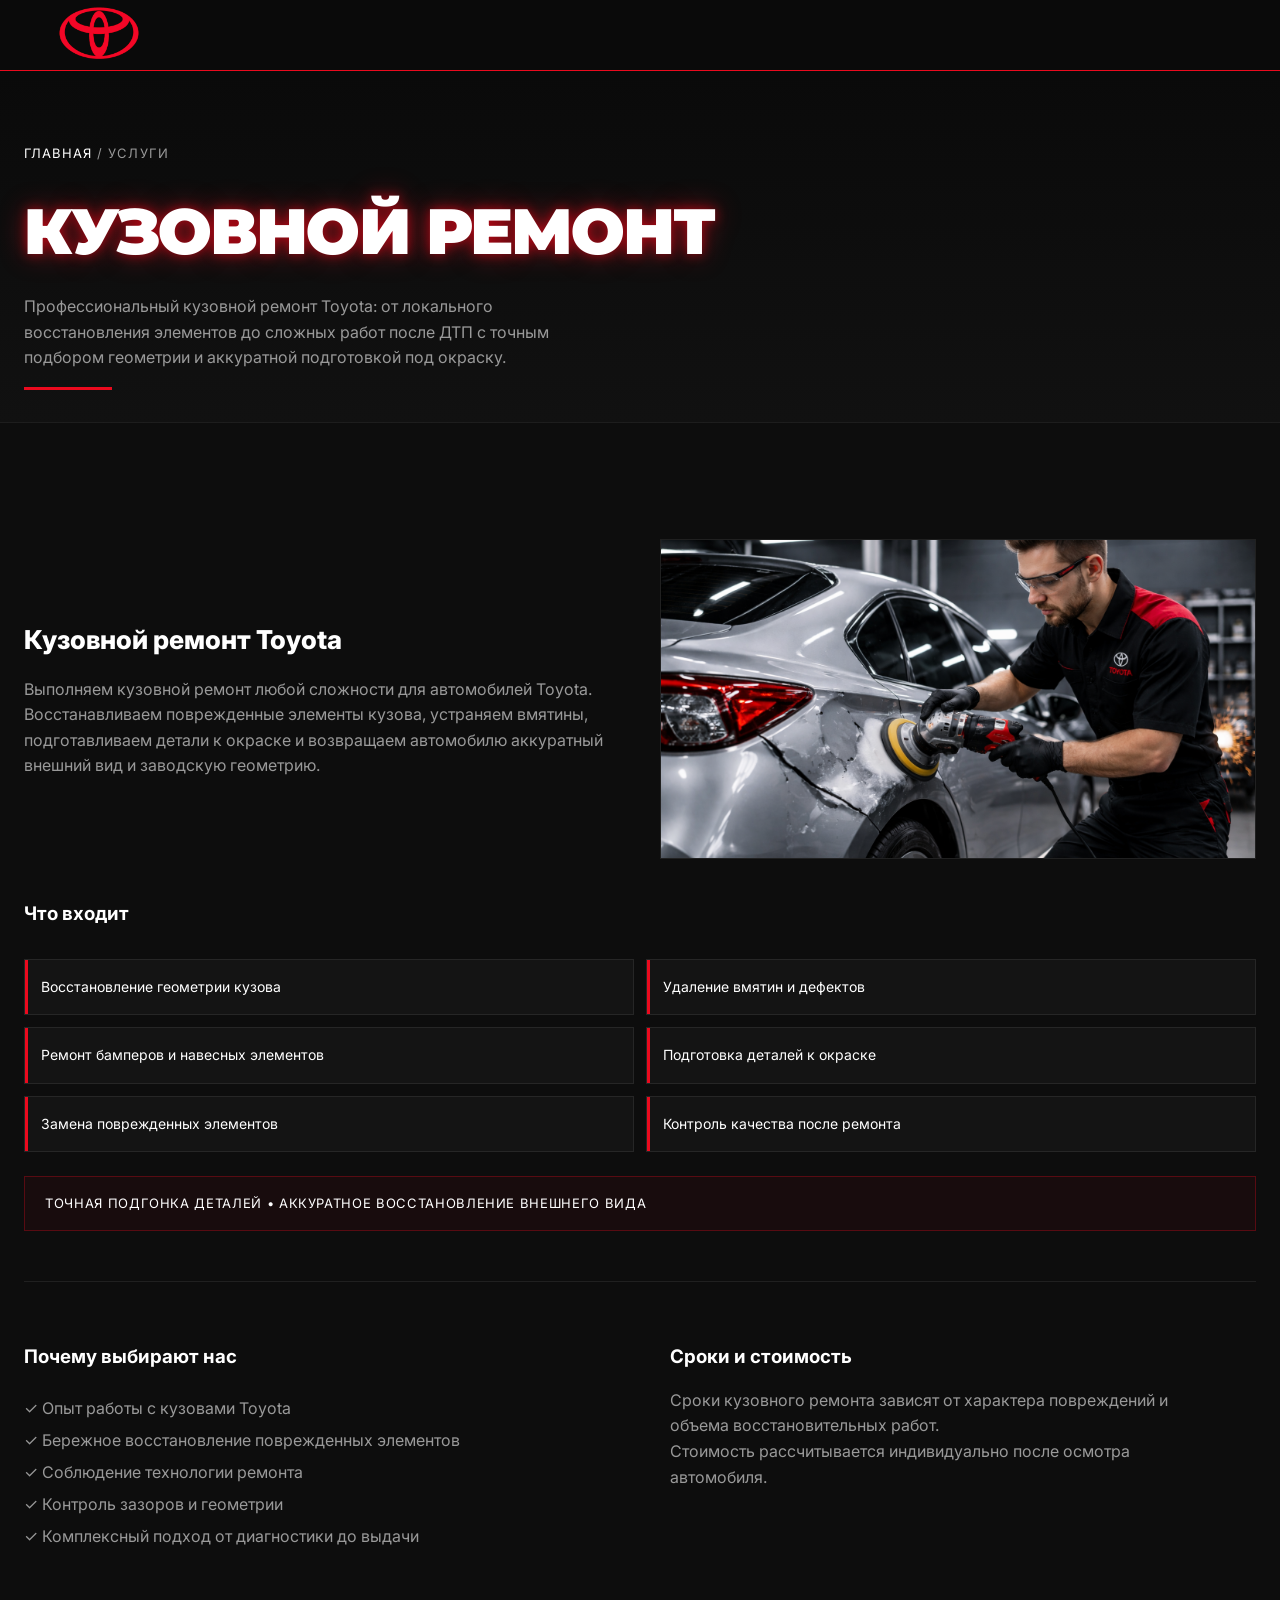
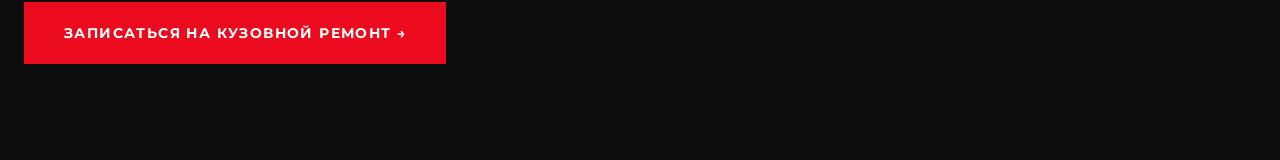
<file: service-body.html>
<!DOCTYPE html>
<html lang="ru">
<head>
  <meta charset="UTF-8">
  <meta name="viewport" content="width=device-width, initial-scale=1.0">
  <title>Кузовной ремонт — Toyota</title>
  <link rel="stylesheet" href="styles.css">
</head>
<body>

<header>
  <nav class="navbar">
    <div class="navbar-inner">
      <a href="index.html" class="navbar-logo">
        <img src="images/toyota-logo.png" alt="Toyota">
      </a>
    </div>
  </nav>
</header>

<section class="inner-page-hero">
  <div class="container">
    <div class="breadcrumbs">
      <a href="index.html">Главная</a> / Услуги
    </div>

    <h1>Кузовной ремонт</h1>
    <p>Профессиональный кузовной ремонт Toyota: от локального восстановления элементов до сложных работ после ДТП с точным подбором геометрии и аккуратной подготовкой под окраску.</p>
  </div>
</section>

<section class="section">
  <div class="container">

    <div class="service-content">

      <div class="service-text">
        <h2>Кузовной ремонт Toyota</h2>
        <p style="margin-top:16px; color: var(--gray);">
          Выполняем кузовной ремонт любой сложности для автомобилей Toyota. Восстанавливаем поврежденные элементы кузова, устраняем вмятины, подготавливаем детали к окраске и возвращаем автомобилю аккуратный внешний вид и заводскую геометрию.
        </p>
      </div>

      <div class="service-image">
        <img src="images/service-body.png" alt="Кузовной ремонт Toyota">
      </div>

    </div>

    <div style="margin-top:40px;">
      <h3>Что входит</h3>

      <div class="service-cards">
        <div class="service-feature">Восстановление геометрии кузова</div>
        <div class="service-feature">Удаление вмятин и дефектов</div>
        <div class="service-feature">Ремонт бамперов и навесных элементов</div>
        <div class="service-feature">Подготовка деталей к окраске</div>
        <div class="service-feature">Замена поврежденных элементов</div>
        <div class="service-feature">Контроль качества после ремонта</div>
      </div>
    </div>

    <div class="service-highlight">
      Точная подгонка деталей • Аккуратное восстановление внешнего вида
    </div>

    <div class="divider"></div>
    <div class="service-bottom">

      <div class="service-block">
        <h3>Почему выбирают нас</h3>

        <ul>
          <li>✓ Опыт работы с кузовами Toyota</li>
          <li>✓ Бережное восстановление поврежденных элементов</li>
          <li>✓ Соблюдение технологии ремонта</li>
          <li>✓ Контроль зазоров и геометрии</li>
          <li>✓ Комплексный подход от диагностики до выдачи</li>
        </ul>
      </div>

      <div class="service-block">
        <h3>Сроки и стоимость</h3>

        <p>
          Сроки кузовного ремонта зависят от характера повреждений и объема восстановительных работ.<br>Стоимость рассчитывается индивидуально после осмотра автомобиля.
        </p>
      </div>

    </div>

    <div style="margin-top:50px;">
      <a href="index.html#booking" class="btn btn-red big-btn">
        Записаться на кузовной ремонт →
      </a>
    </div>

  </div>
</section>

</body>
</html>
</file>
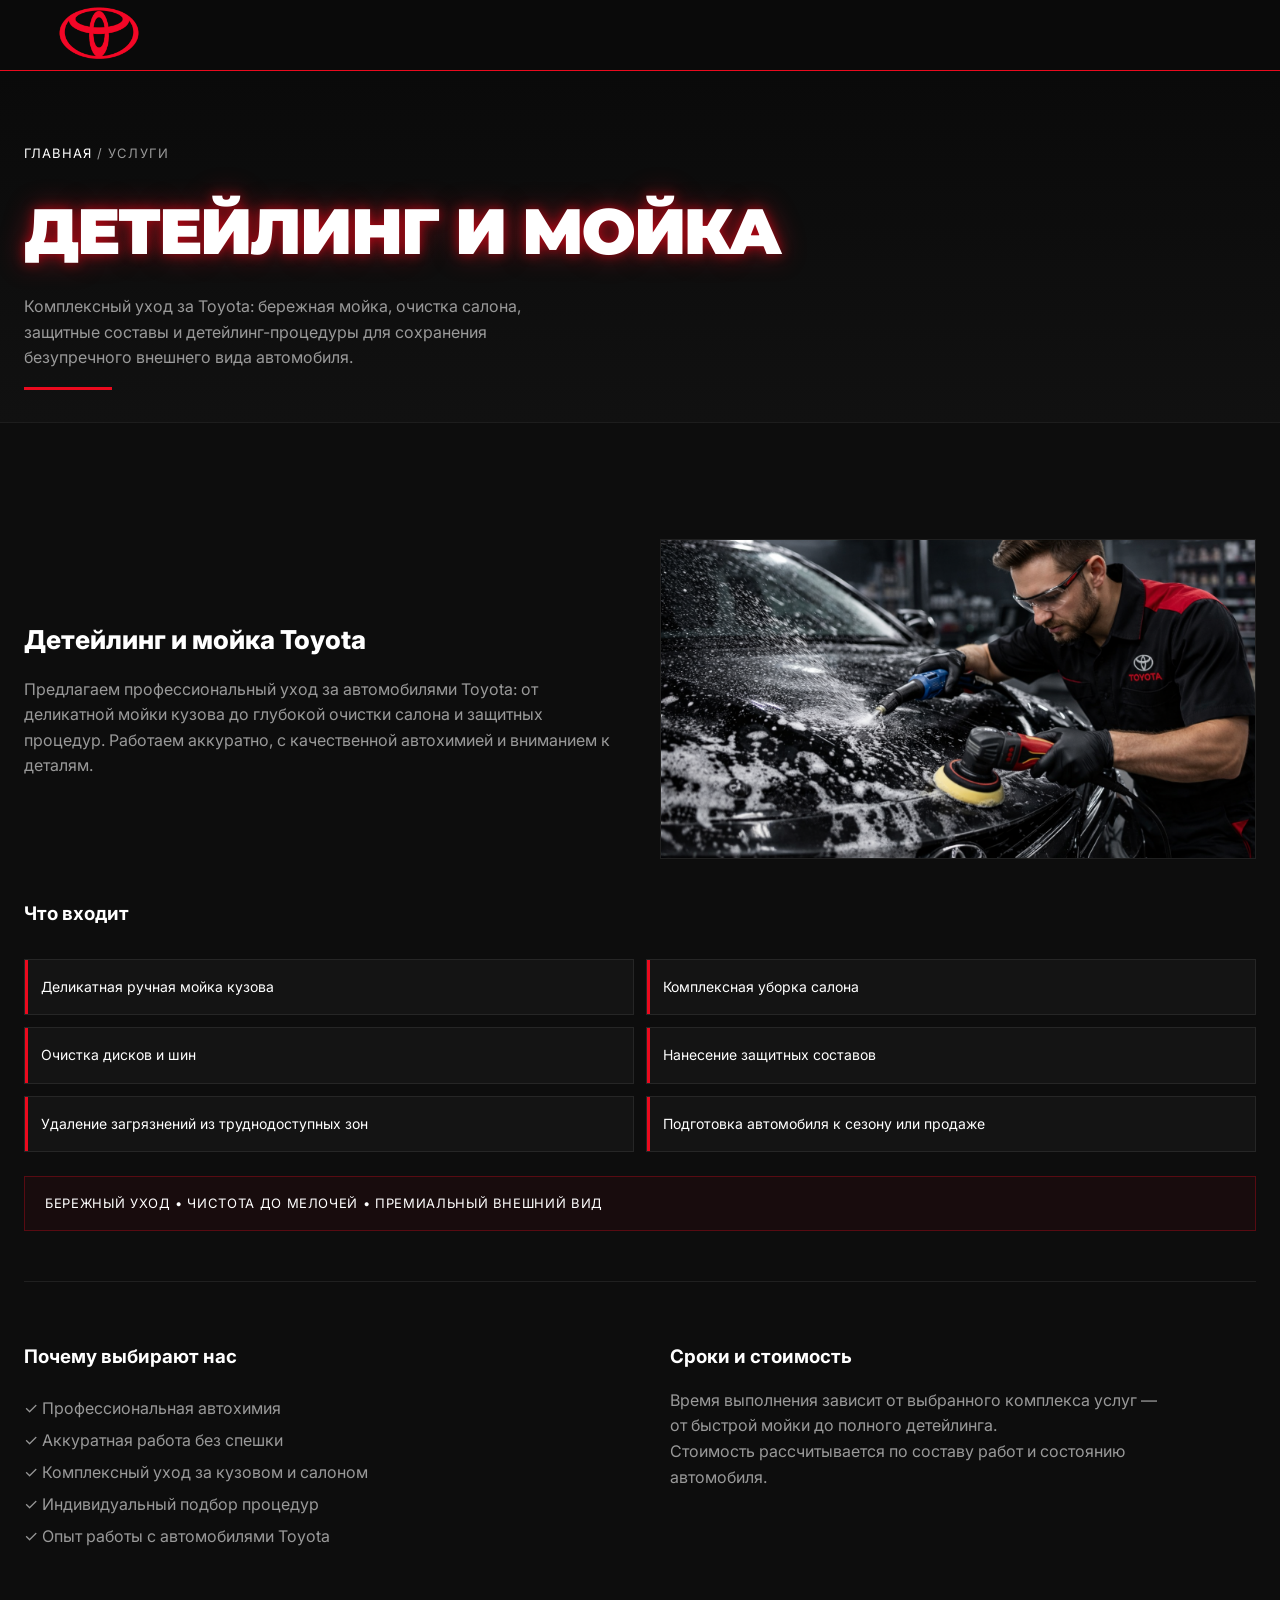
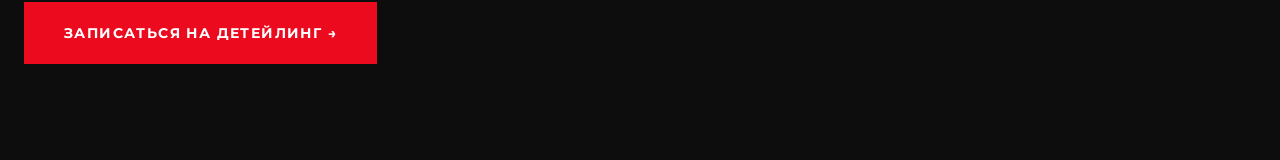
<file: service-detailing.html>
<!DOCTYPE html>
<html lang="ru">
<head>
  <meta charset="UTF-8">
  <meta name="viewport" content="width=device-width, initial-scale=1.0">
  <title>Детейлинг и мойка — Toyota</title>
  <link rel="stylesheet" href="styles.css">
</head>
<body>

<header>
  <nav class="navbar">
    <div class="navbar-inner">
      <a href="index.html" class="navbar-logo">
        <img src="images/toyota-logo.png" alt="Toyota">
      </a>
    </div>
  </nav>
</header>

<section class="inner-page-hero">
  <div class="container">
    <div class="breadcrumbs">
      <a href="index.html">Главная</a> / Услуги
    </div>

    <h1>Детейлинг и мойка</h1>
    <p>Комплексный уход за Toyota: бережная мойка, очистка салона, защитные составы и детейлинг-процедуры для сохранения безупречного внешнего вида автомобиля.</p>
  </div>
</section>

<section class="section">
  <div class="container">

    <div class="service-content">

      <div class="service-text">
        <h2>Детейлинг и мойка Toyota</h2>
        <p style="margin-top:16px; color: var(--gray);">
          Предлагаем профессиональный уход за автомобилями Toyota: от деликатной мойки кузова до глубокой очистки салона и защитных процедур. Работаем аккуратно, с качественной автохимией и вниманием к деталям.
        </p>
      </div>

      <div class="service-image">
        <img src="images/service-detailing.png" alt="Детейлинг и мойка Toyota">
      </div>

    </div>

    <div style="margin-top:40px;">
      <h3>Что входит</h3>

      <div class="service-cards">
        <div class="service-feature">Деликатная ручная мойка кузова</div>
        <div class="service-feature">Комплексная уборка салона</div>
        <div class="service-feature">Очистка дисков и шин</div>
        <div class="service-feature">Нанесение защитных составов</div>
        <div class="service-feature">Удаление загрязнений из труднодоступных зон</div>
        <div class="service-feature">Подготовка автомобиля к сезону или продаже</div>
      </div>
    </div>

    <div class="service-highlight">
      Бережный уход • Чистота до мелочей • Премиальный внешний вид
    </div>

    <div class="divider"></div>
    <div class="service-bottom">

      <div class="service-block">
        <h3>Почему выбирают нас</h3>

        <ul>
          <li>✓ Профессиональная автохимия</li>
          <li>✓ Аккуратная работа без спешки</li>
          <li>✓ Комплексный уход за кузовом и салоном</li>
          <li>✓ Индивидуальный подбор процедур</li>
          <li>✓ Опыт работы с автомобилями Toyota</li>
        </ul>
      </div>

      <div class="service-block">
        <h3>Сроки и стоимость</h3>

        <p>
          Время выполнения зависит от выбранного комплекса услуг — от быстрой мойки до полного детейлинга.<br>Стоимость рассчитывается по составу работ и состоянию автомобиля.
        </p>
      </div>

    </div>

    <div style="margin-top:50px;">
      <a href="index.html#booking" class="btn btn-red big-btn">
        Записаться на детейлинг →
      </a>
    </div>

  </div>
</section>

</body>
</html>
</file>
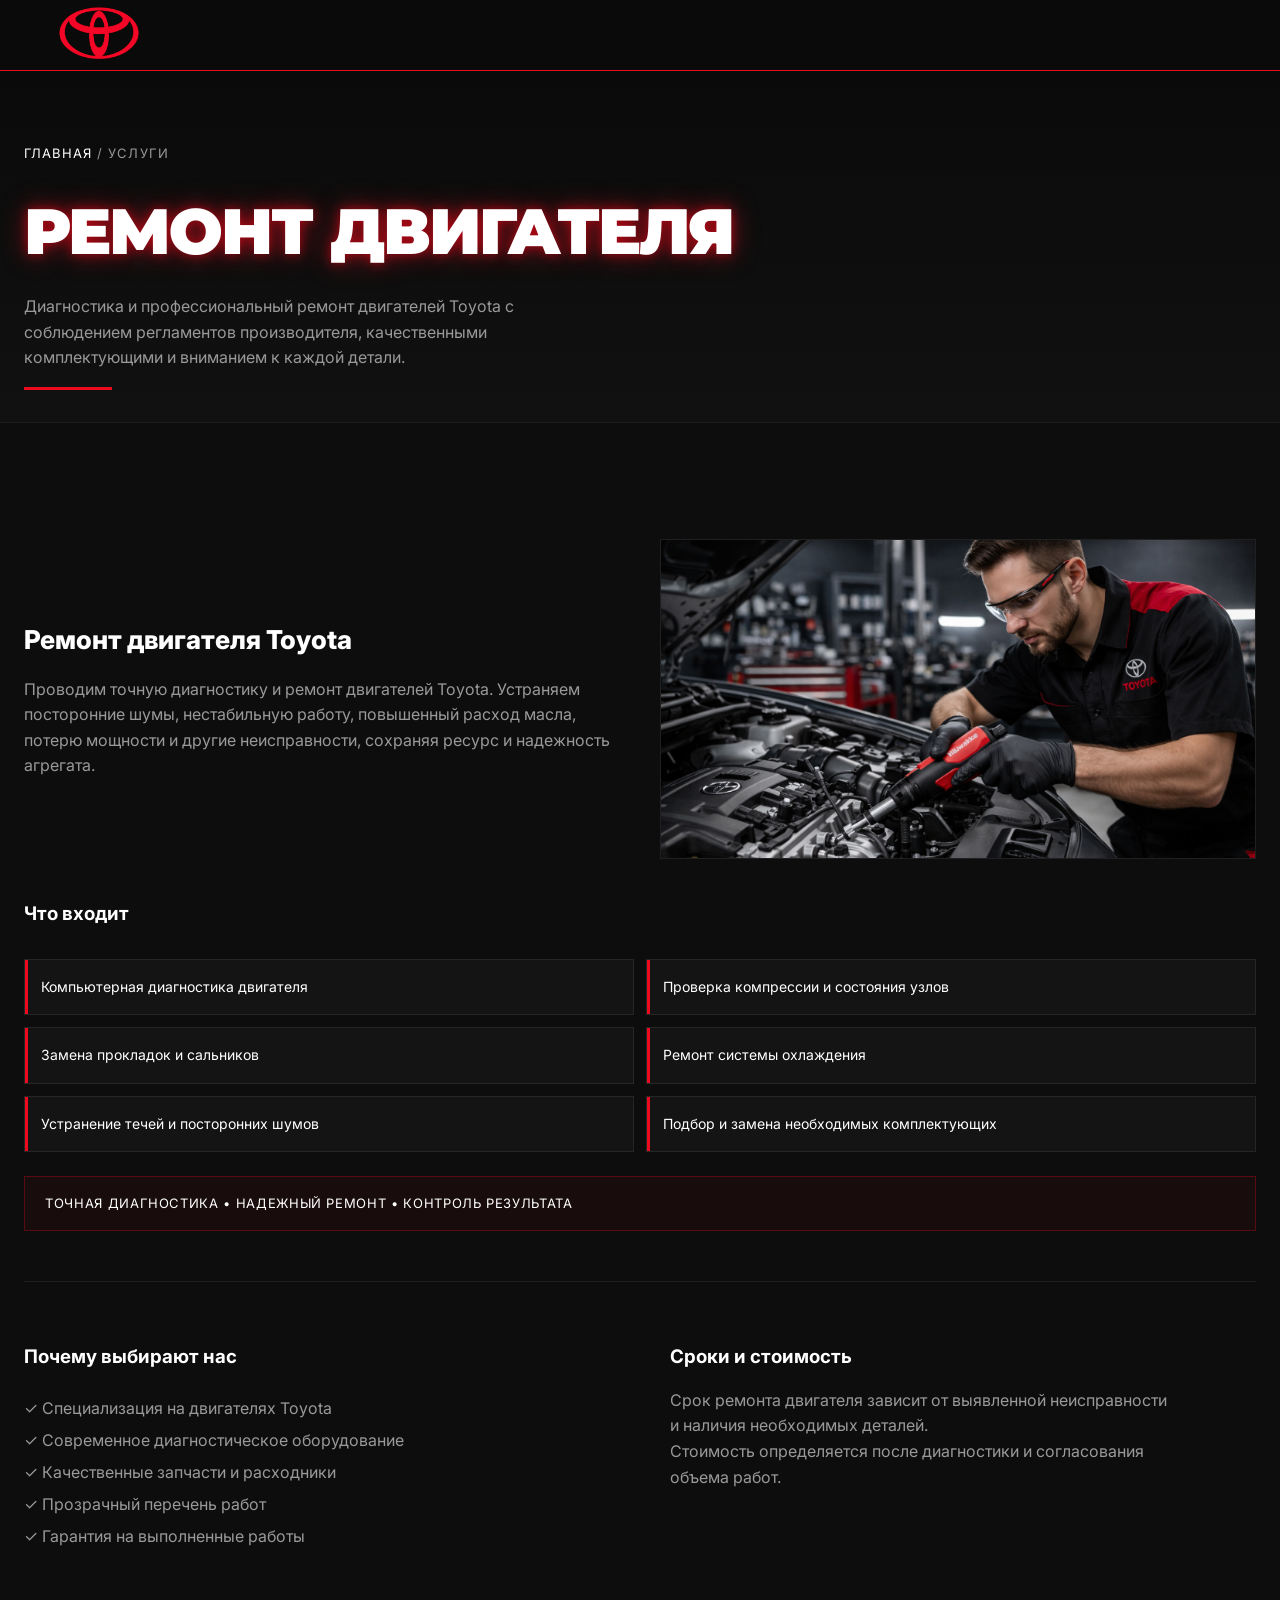
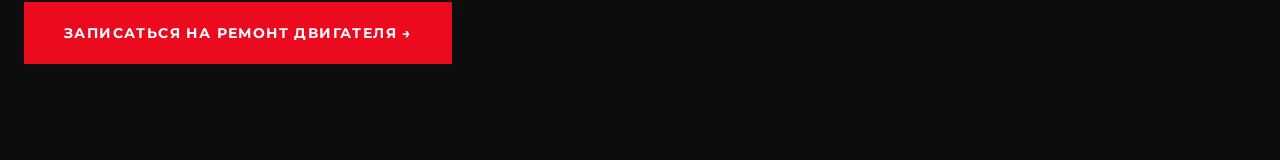
<file: service-engine.html>
<!DOCTYPE html>
<html lang="ru">
<head>
  <meta charset="UTF-8">
  <meta name="viewport" content="width=device-width, initial-scale=1.0">
  <title>Ремонт двигателя — Toyota</title>
  <link rel="stylesheet" href="styles.css">
</head>
<body>

<header>
  <nav class="navbar">
    <div class="navbar-inner">
      <a href="index.html" class="navbar-logo">
        <img src="images/toyota-logo.png" alt="Toyota">
      </a>
    </div>
  </nav>
</header>

<section class="inner-page-hero">
  <div class="container">
    <div class="breadcrumbs">
      <a href="index.html">Главная</a> / Услуги
    </div>

    <h1>Ремонт двигателя</h1>
    <p>Диагностика и профессиональный ремонт двигателей Toyota с соблюдением регламентов производителя, качественными комплектующими и вниманием к каждой детали.</p>
  </div>
</section>

<section class="section">
  <div class="container">

    <div class="service-content">

      <div class="service-text">
        <h2>Ремонт двигателя Toyota</h2>
        <p style="margin-top:16px; color: var(--gray);">
          Проводим точную диагностику и ремонт двигателей Toyota. Устраняем посторонние шумы, нестабильную работу, повышенный расход масла, потерю мощности и другие неисправности, сохраняя ресурс и надежность агрегата.
        </p>
      </div>

      <div class="service-image">
        <img src="images/service-engine.png" alt="Ремонт двигателя Toyota">
      </div>

    </div>

    <div style="margin-top:40px;">
      <h3>Что входит</h3>

      <div class="service-cards">
        <div class="service-feature">Компьютерная диагностика двигателя</div>
        <div class="service-feature">Проверка компрессии и состояния узлов</div>
        <div class="service-feature">Замена прокладок и сальников</div>
        <div class="service-feature">Ремонт системы охлаждения</div>
        <div class="service-feature">Устранение течей и посторонних шумов</div>
        <div class="service-feature">Подбор и замена необходимых комплектующих</div>
      </div>
    </div>

    <div class="service-highlight">
      Точная диагностика • Надежный ремонт • Контроль результата
    </div>

    <div class="divider"></div>
    <div class="service-bottom">

      <div class="service-block">
        <h3>Почему выбирают нас</h3>

        <ul>
          <li>✓ Специализация на двигателях Toyota</li>
          <li>✓ Современное диагностическое оборудование</li>
          <li>✓ Качественные запчасти и расходники</li>
          <li>✓ Прозрачный перечень работ</li>
          <li>✓ Гарантия на выполненные работы</li>
        </ul>
      </div>

      <div class="service-block">
        <h3>Сроки и стоимость</h3>

        <p>
          Срок ремонта двигателя зависит от выявленной неисправности и наличия необходимых деталей.<br>Стоимость определяется после диагностики и согласования объема работ.
        </p>
      </div>

    </div>

    <div style="margin-top:50px;">
      <a href="index.html#booking" class="btn btn-red big-btn">
        Записаться на ремонт двигателя →
      </a>
    </div>

  </div>
</section>

</body>
</html>
</file>
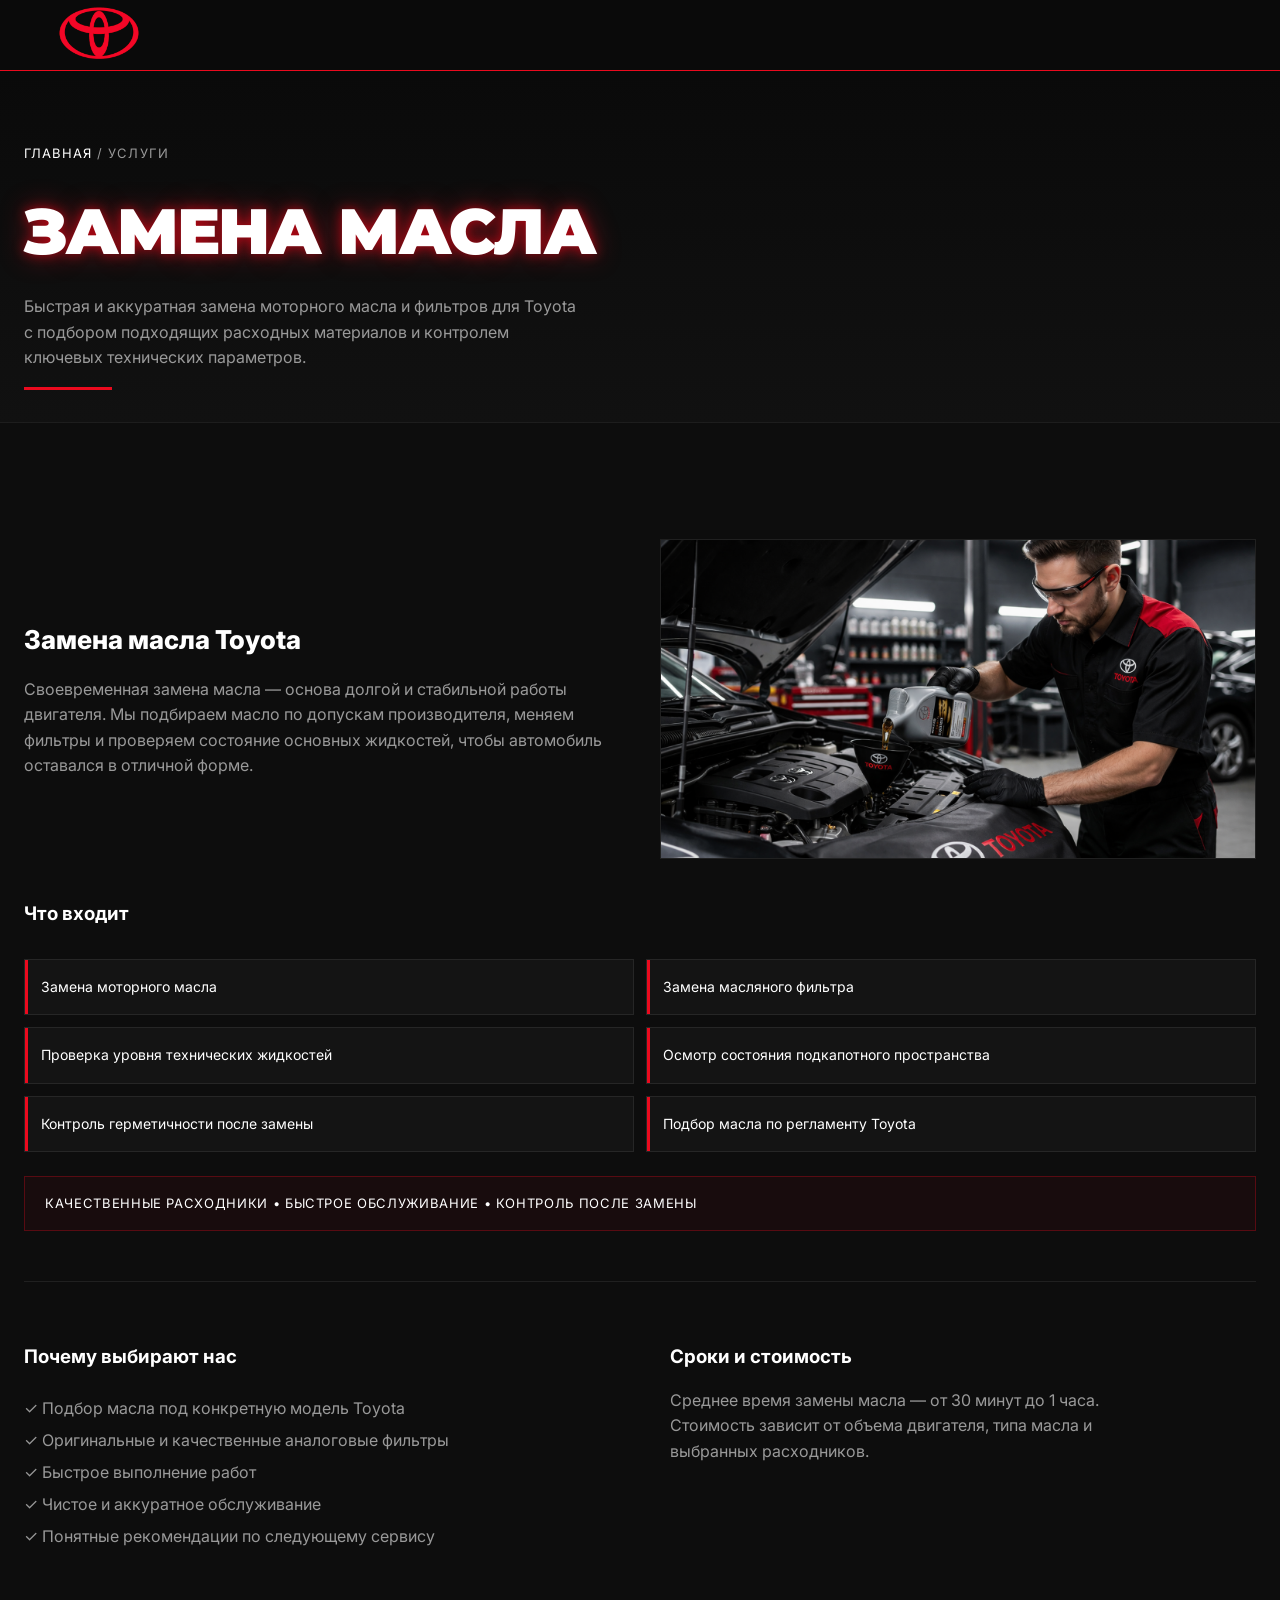
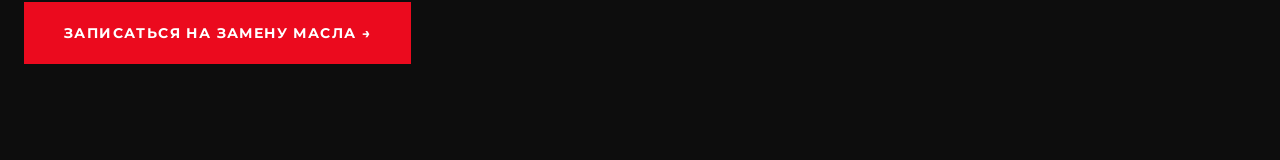
<file: service-oil.html>
<!DOCTYPE html>
<html lang="ru">
<head>
  <meta charset="UTF-8">
  <meta name="viewport" content="width=device-width, initial-scale=1.0">
  <title>Замена масла — Toyota</title>
  <link rel="stylesheet" href="styles.css">
</head>
<body>

<header>
  <nav class="navbar">
    <div class="navbar-inner">
      <a href="index.html" class="navbar-logo">
        <img src="images/toyota-logo.png" alt="Toyota">
      </a>
    </div>
  </nav>
</header>

<section class="inner-page-hero">
  <div class="container">
    <div class="breadcrumbs">
      <a href="index.html">Главная</a> / Услуги
    </div>

    <h1>Замена масла</h1>
    <p>Быстрая и аккуратная замена моторного масла и фильтров для Toyota с подбором подходящих расходных материалов и контролем ключевых технических параметров.</p>
  </div>
</section>

<section class="section">
  <div class="container">

    <div class="service-content">

      <div class="service-text">
        <h2>Замена масла Toyota</h2>
        <p style="margin-top:16px; color: var(--gray);">
          Своевременная замена масла — основа долгой и стабильной работы двигателя. Мы подбираем масло по допускам производителя, меняем фильтры и проверяем состояние основных жидкостей, чтобы автомобиль оставался в отличной форме.
        </p>
      </div>

      <div class="service-image">
        <img src="images/service-oil.png" alt="Замена масла Toyota">
      </div>

    </div>

    <div style="margin-top:40px;">
      <h3>Что входит</h3>

      <div class="service-cards">
        <div class="service-feature">Замена моторного масла</div>
        <div class="service-feature">Замена масляного фильтра</div>
        <div class="service-feature">Проверка уровня технических жидкостей</div>
        <div class="service-feature">Осмотр состояния подкапотного пространства</div>
        <div class="service-feature">Контроль герметичности после замены</div>
        <div class="service-feature">Подбор масла по регламенту Toyota</div>
      </div>
    </div>

    <div class="service-highlight">
      Качественные расходники • Быстрое обслуживание • Контроль после замены
    </div>

    <div class="divider"></div>
    <div class="service-bottom">

      <div class="service-block">
        <h3>Почему выбирают нас</h3>

        <ul>
          <li>✓ Подбор масла под конкретную модель Toyota</li>
          <li>✓ Оригинальные и качественные аналоговые фильтры</li>
          <li>✓ Быстрое выполнение работ</li>
          <li>✓ Чистое и аккуратное обслуживание</li>
          <li>✓ Понятные рекомендации по следующему сервису</li>
        </ul>
      </div>

      <div class="service-block">
        <h3>Сроки и стоимость</h3>

        <p>
          Среднее время замены масла — от 30 минут до 1 часа.<br>Стоимость зависит от объема двигателя, типа масла и выбранных расходников.
        </p>
      </div>

    </div>

    <div style="margin-top:50px;">
      <a href="index.html#booking" class="btn btn-red big-btn">
        Записаться на замену масла →
      </a>
    </div>

  </div>
</section>

</body>
</html>
</file>
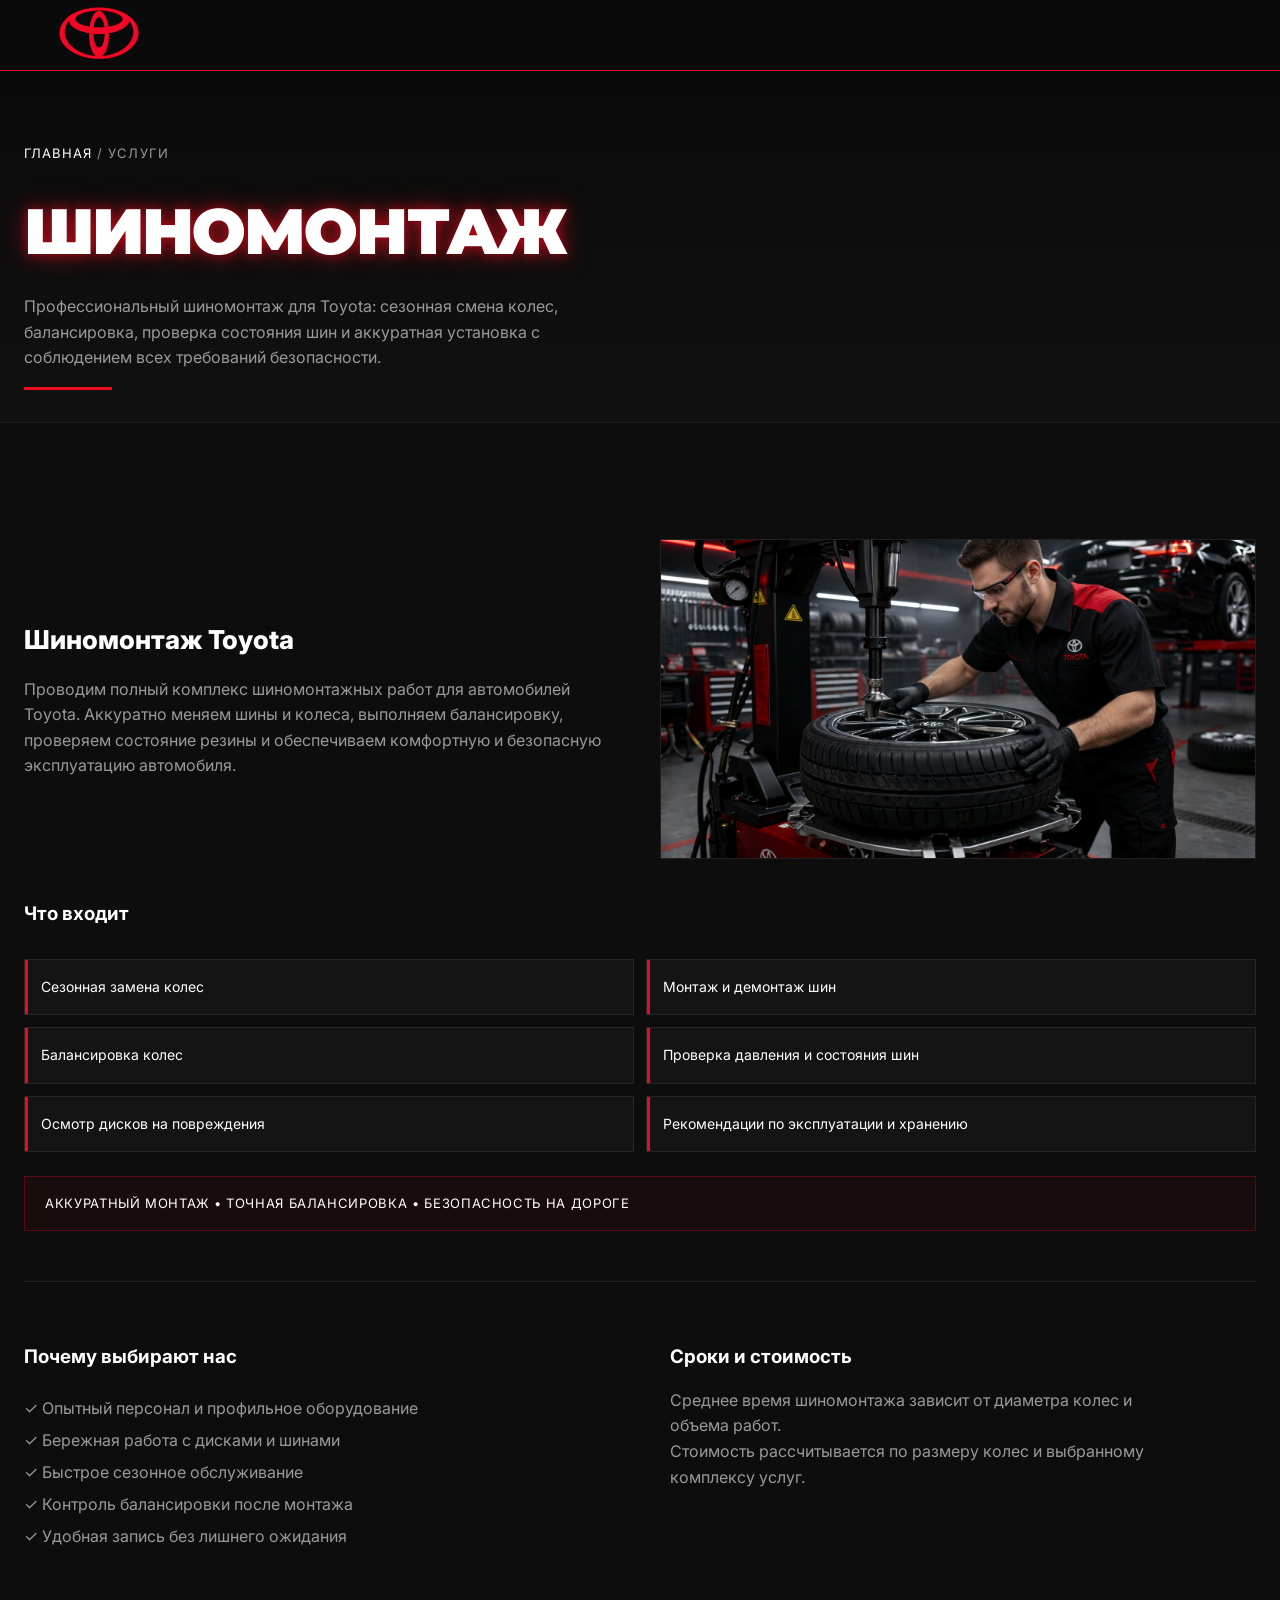
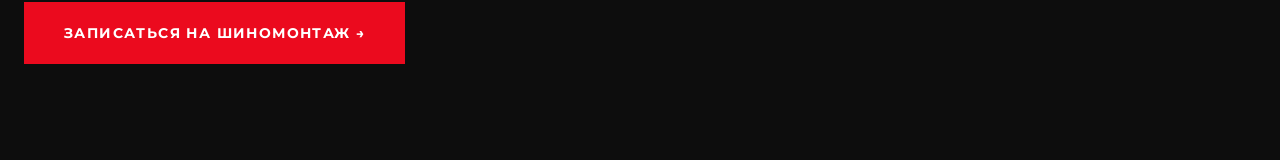
<file: service-tires.html>
<!DOCTYPE html>
<html lang="ru">
<head>
  <meta charset="UTF-8">
  <meta name="viewport" content="width=device-width, initial-scale=1.0">
  <title>Шиномонтаж — Toyota</title>
  <link rel="stylesheet" href="styles.css">
</head>
<body>

<header>
  <nav class="navbar">
    <div class="navbar-inner">
      <a href="index.html" class="navbar-logo">
        <img src="images/toyota-logo.png" alt="Toyota">
      </a>
    </div>
  </nav>
</header>

<section class="inner-page-hero">
  <div class="container">
    <div class="breadcrumbs">
      <a href="index.html">Главная</a> / Услуги
    </div>

    <h1>Шиномонтаж</h1>
    <p>Профессиональный шиномонтаж для Toyota: сезонная смена колес, балансировка, проверка состояния шин и аккуратная установка с соблюдением всех требований безопасности.</p>
  </div>
</section>

<section class="section">
  <div class="container">

    <div class="service-content">

      <div class="service-text">
        <h2>Шиномонтаж Toyota</h2>
        <p style="margin-top:16px; color: var(--gray);">
          Проводим полный комплекс шиномонтажных работ для автомобилей Toyota. Аккуратно меняем шины и колеса, выполняем балансировку, проверяем состояние резины и обеспечиваем комфортную и безопасную эксплуатацию автомобиля.
        </p>
      </div>

      <div class="service-image">
        <img src="images/service-tires.png" alt="Шиномонтаж Toyota">
      </div>

    </div>

    <div style="margin-top:40px;">
      <h3>Что входит</h3>

      <div class="service-cards">
        <div class="service-feature">Сезонная замена колес</div>
        <div class="service-feature">Монтаж и демонтаж шин</div>
        <div class="service-feature">Балансировка колес</div>
        <div class="service-feature">Проверка давления и состояния шин</div>
        <div class="service-feature">Осмотр дисков на повреждения</div>
        <div class="service-feature">Рекомендации по эксплуатации и хранению</div>
      </div>
    </div>

    <div class="service-highlight">
      Аккуратный монтаж • Точная балансировка • Безопасность на дороге
    </div>

    <div class="divider"></div>
    <div class="service-bottom">

      <div class="service-block">
        <h3>Почему выбирают нас</h3>

        <ul>
          <li>✓ Опытный персонал и профильное оборудование</li>
          <li>✓ Бережная работа с дисками и шинами</li>
          <li>✓ Быстрое сезонное обслуживание</li>
          <li>✓ Контроль балансировки после монтажа</li>
          <li>✓ Удобная запись без лишнего ожидания</li>
        </ul>
      </div>

      <div class="service-block">
        <h3>Сроки и стоимость</h3>

        <p>
          Среднее время шиномонтажа зависит от диаметра колес и объема работ.<br>Стоимость рассчитывается по размеру колес и выбранному комплексу услуг.
        </p>
      </div>

    </div>

    <div style="margin-top:50px;">
      <a href="index.html#booking" class="btn btn-red big-btn">
        Записаться на шиномонтаж →
      </a>
    </div>

  </div>
</section>

</body>
</html>
</file>
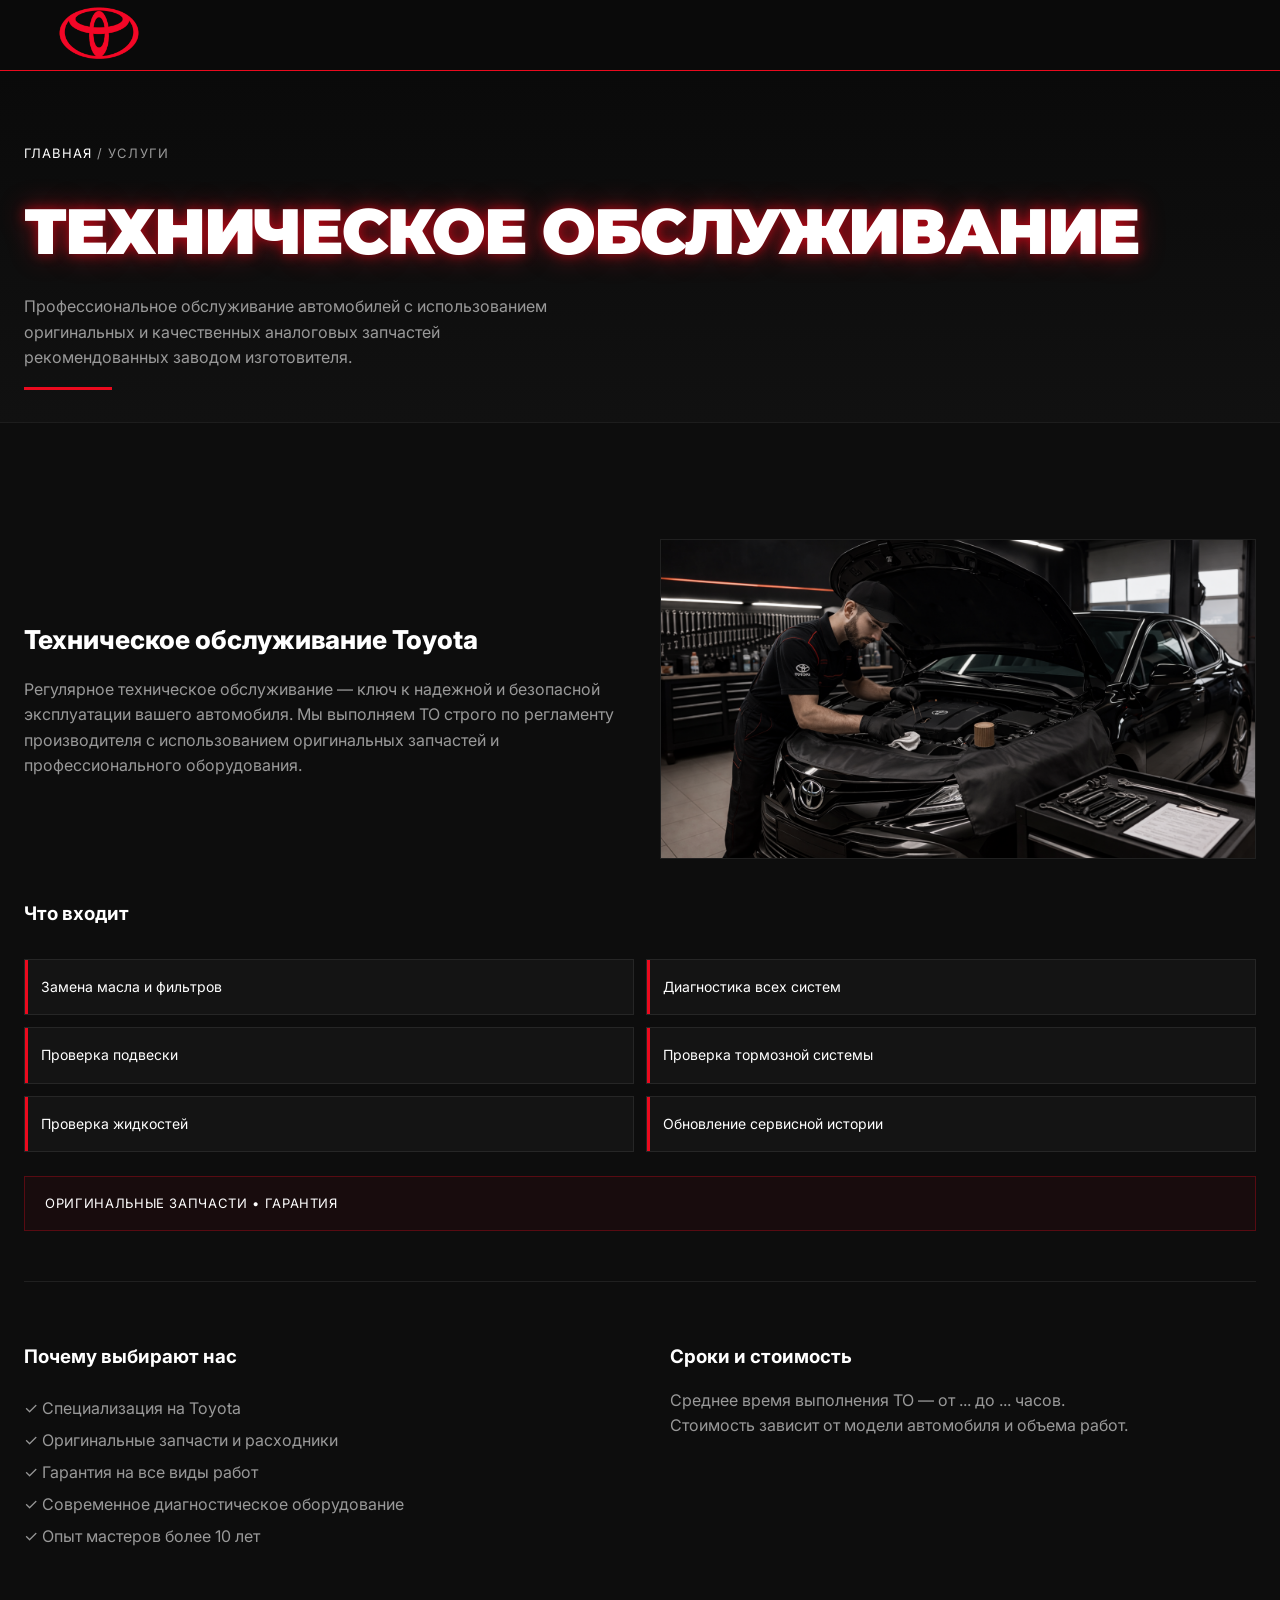
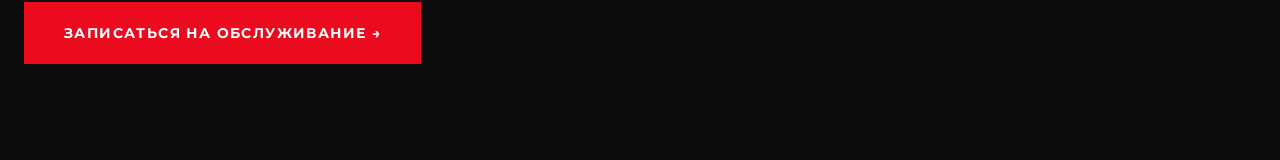
<file: service-to.html>
<!DOCTYPE html>
<html lang="ru">
<head>
  <meta charset="UTF-8">
  <meta name="viewport" content="width=device-width, initial-scale=1.0">
  <title>Техническое обслуживание — Toyota</title>
  <link rel="stylesheet" href="styles.css">
</head>
<body>

<header>
  <nav class="navbar">
    <div class="navbar-inner">
      <a href="index.html" class="navbar-logo">
        <img src="images/toyota-logo.png" alt="Toyota">
      </a>
    </div>
  </nav>
</header>

<section class="inner-page-hero">
  <div class="container">
    <div class="breadcrumbs">
      <a href="index.html">Главная</a> / Услуги
    </div>

    <h1>Техническое обслуживание</h1>
    <p>Профессиональное обслуживание автомобилей с использованием оригинальных и качественных аналоговых запчастей рекомендованных заводом изготовителя.</p>
  </div>
</section>

<section class="section">
  <div class="container">

    <div class="service-content">

  <!-- ЛЕВАЯ ЧАСТЬ -->
  <div class="service-text">

    <h2>Техническое обслуживание Toyota</h2>
    <p style="margin-top:16px; color: var(--gray);">
      Регулярное техническое обслуживание — ключ к надежной и безопасной эксплуатации вашего автомобиля.
      Мы выполняем ТО строго по регламенту производителя с использованием оригинальных запчастей и профессионального оборудования.
    </p>

  </div>

  <!-- ПРАВАЯ ЧАСТЬ (ФОТО) -->
  <div class="service-image">
  <img src="images/service-to.png" alt="Техническое обслуживание Toyota">
</div>

</div>

    <!-- ЧТО ВХОДИТ -->
    <div style="margin-top:40px;">
      <h3>Что входит</h3>

      <div class="service-cards">
  <div class="service-feature">Замена масла и фильтров</div>
  <div class="service-feature">Диагностика всех систем</div>
  <div class="service-feature">Проверка подвески</div>
  <div class="service-feature">Проверка тормозной системы</div>
  <div class="service-feature">Проверка жидкостей</div>
  <div class="service-feature">Обновление сервисной истории</div>
</div>
    </div>
<div class="service-highlight">
    Оригинальные запчасти • Гарантия 
</div>
   
<div class="divider"></div>
<div class="service-bottom">

  <!-- ПРЕИМУЩЕСТВА -->
  <div class="service-block">
    <h3>Почему выбирают нас</h3>

    <ul>
      <li>✓ Специализация на Toyota</li>
      <li>✓ Оригинальные запчасти и расходники</li>
      <li>✓ Гарантия на все виды работ</li>
      <li>✓ Современное диагностическое оборудование</li>
      <li>✓ Опыт мастеров более 10 лет</li>
    </ul>
  </div>

  <!-- СРОКИ И ЦЕНЫ -->
  <div class="service-block">
    <h3>Сроки и стоимость</h3>

    <p>
      Среднее время выполнения ТО — от ... до ... часов.<br>
      Стоимость зависит от модели автомобиля и объема работ.
    </p>
  </div>

</div>

    <!-- CTA -->
    <div style="margin-top:50px;">
      <a href="index.html#booking" class="btn btn-red big-btn">
  Записаться на обслуживание →
</a>
    </div>

  </div>
</section>

</body>
</html>
</file>
<file: styles.css>
/* =============================================
   TOYOTA EA — Официальный сервис
   Стили сайта | Версия 1.0
   ============================================= */

@import url('https://fonts.googleapis.com/css2?family=Montserrat:wght@400;500;600;700;800;900&family=Inter:wght@300;400;500;600&display=swap');

/* ─── Сброс стилей ─── */
*, *::before, *::after { box-sizing: border-box; margin: 0; padding: 0; }
html { scroll-behavior: smooth; }

/* ─── Переменные (меняйте цвета здесь) ─── */
:root {
  --bg-main:    #0d0d0d;   /* Основной фон */
  --bg-card:    #141414;   /* Фон карточек */
  --bg-nav:     #0a0a0a;   /* Фон навбара */
  --red:        #EB0A1E;   /* Toyota Red */
  --white:      #FFFFFF;
  --gray:       #999999;   /* Серый текст */
  --border:     rgba(255,255,255,0.08);
  --font-head:  'Montserrat', sans-serif;
  --font-body:  'Inter', sans-serif;
}

body {
  background-color: var(--bg-main);
  color: var(--white);
  font-family: var(--font-body);
  line-height: 1.6;
  -webkit-font-smoothing: antialiased;
}

a { color: inherit; text-decoration: none; }
img { max-width: 100%; display: block; }
ul { list-style: none; }

/* ─── Утилиты ─── */
.container { max-width: 1280px; margin: 0 auto; padding: 0 24px; }
.section { padding: 96px 0; }
.section-alt { background-color: #0a0a0a; }

.section-heading { text-align: center; margin-bottom: 64px; }
.section-heading h2 {
  font-family: var(--font-head);
  font-size: clamp(28px, 4vw, 48px);
  font-weight: 900;
  text-transform: uppercase;
  letter-spacing: -0.03em;
  color: var(--white);
  margin-bottom: 16px;
}
.section-heading .red-line {
  width: 64px; height: 3px;
  background: var(--red);
  margin: 0 auto 20px;
}
.section-heading p { color: var(--gray); font-size: 16px; }

.btn {
  display: inline-flex; align-items: center; gap: 8px;
  font-family: var(--font-head);
  font-size: 13px; font-weight: 700;
  text-transform: uppercase; letter-spacing: 0.1em;
  padding: 16px 32px;
  cursor: pointer; border: none;
  transition: all 0.25s ease;
}
.btn-red {
  background: var(--red); color: var(--white);
}
.btn-red:hover { background: #c40018; }

.btn-outline {
  background: transparent; color: var(--white);
  border: 1px solid rgba(255,255,255,0.4);
}
.btn-outline:hover { border-color: var(--white); }
.section-title span {
  color: var(--red);
}

/* ─── НАВБАР ─── */
.navbar {
  position: static;
  background: var(--bg-nav);
  border-bottom: 1px solid var(--red);
  padding: 0 24px;
}
.navbar-inner {
  max-width: 1280px; margin: 0 auto;
  display: flex; align-items: center;
  height: 70px; gap: 32px;
}
.navbar-logo {
  font-family: var(--font-head);
  font-size: 22px; font-weight: 800;
  text-transform: uppercase; letter-spacing: 0.05em;
  white-space: nowrap;
  flex-shrink: 0;
}
.navbar-logo span { color: var(--red); }

.navbar-nav {
  display: flex; align-items: center; gap: 32px;
  flex: 1;
}
.navbar-nav a {
  position: relative;
  padding: 10px 18px;
  font-family: var(--font-head);
  font-size: 12px;
  font-weight: 600;
  text-transform: uppercase;
  letter-spacing: 0.1em;
  color: var(--white);
  background: rgba(255,255,255,0.02);

  border: 1px solid rgba(255, 0, 0, 0.982);
  box-shadow:
    inset 0 0 0 1px rgba(255,255,255,0.04),
    0 0 8px rgba(0,0,0,0.6);

  transition: all 0.25s ease;
}
.navbar-nav a:hover {
  border-color: rgba(235,10,30,0.7);
  background: rgba(235,10,30,0.06);

  box-shadow:
    inset 0 0 0 1px rgba(235,10,30,0.25),
    0 0 12px rgba(235,10,30,0.25);

  transform: translateY(-1px);
}
.navbar-nav a::after {
  content: '';
  position: absolute;
  left: 10%;
  bottom: -6px;
  width: 0%;
  height: 2px;
  background: var(--red);
  transition: width 0.25s ease;
}

.navbar-nav a:hover::after {
  width: 80%;
}

.navbar-right {
  display: flex; align-items: center; gap: 20px;
  flex-shrink: 0;
}
.navbar-phone {
  font-family: var(--font-head);
  font-size: 15px; font-weight: 600;
  color: var(--white); white-space: nowrap;
}
.navbar-cta {
  font-family: var(--font-head);
  font-size: 12px; font-weight: 700;
  text-transform: uppercase; letter-spacing: 0.1em;
  background: var(--red); color: var(--white);
  padding: 10px 20px; border: none;
  cursor: pointer; transition: background 0.2s;
}
.navbar-cta:hover { background: #c40018; }


.navbar-logo img {
  height: 150px;
  width: auto;
  display: block;
}
/* Мобильное меню */
.hamburger {
  display: none;
  background: none; border: none;
  cursor: pointer; padding: 8px;
  flex-direction: column; gap: 5px;
}
.hamburger span {
  display: block; width: 24px; height: 2px;
  background: var(--white); transition: all 0.3s;
}
.mobile-nav {
  display: none;
  position: fixed; top: 70px; left: 0; right: 0;
  background: var(--bg-nav);
  border-bottom: 1px solid var(--border);
  z-index: 99; padding: 24px;
}
.mobile-nav.open { display: block; }
.mobile-nav a {
  display: block; padding: 12px 0;
  font-family: var(--font-head); font-size: 14px;
  font-weight: 600; text-transform: uppercase; letter-spacing: 0.1em;
  color: var(--white); border-bottom: 1px solid var(--border);
  transition: color 0.2s;
}
.mobile-nav a:hover { color: var(--red); }
.mobile-nav-phone {
  margin-top: 16px;
  font-family: var(--font-head); font-size: 18px;
  font-weight: 700; color: var(--white);
}


/* ─── ГЕРОЙ ─── */
.hero {
  position: relative;
  min-height: 100vh;
  display: flex; flex-direction: column;
  justify-content: center;
  overflow: hidden;
}
.hero-bg {
  position: absolute; inset: 0;
  background-image: url('images/hero-bg.png');
  background-size: cover; background-position: center;
  background-color: #111;
}
.hero-bg::after {
  content: '';
  position: absolute; inset: 0;
  background: linear-gradient(
    to right,
    rgba(0,0,0,0.85) 0%,
    rgba(0,0,0,0.5) 60%,
    rgba(0,0,0,0.2) 100%
  );
}
.hero-content {
  position: relative; z-index: 2;
  max-width: 1280px; margin: 0 auto;
  padding: 80px 24px;
  width: 100%;
}
.hero-badge {
  display: inline-flex; align-items: center; gap: 8px;
  background: rgba(235,10,30,0.12);
  border: 1px solid rgba(235,10,30,0.4);
  padding: 8px 16px; margin-bottom: 32px;
  font-family: var(--font-head);
  font-size: 11px; font-weight: 700;
  text-transform: uppercase; letter-spacing: 0.15em;
  color: var(--white);
}
.hero-badge .dot {
  width: 8px; height: 8px;
  background: var(--red); border-radius: 50%;
  animation: pulse 2s infinite;
}
@keyframes pulse {
  0%, 100% { opacity: 1; }
  50% { opacity: 0.4; }
}
.hero-title {
  font-family: var(--font-head);
  font-size: clamp(52px, 10vw, 110px);
  font-weight: 900; line-height: 0.9;
  text-transform: uppercase;
  letter-spacing: -0.04em;
  margin-bottom: 24px;
}
.hero-title .red { color: var(--red); }

.hero-sub {
  font-size: 16px; color: var(--gray);
  max-width: 480px; line-height: 1.7;
  margin-bottom: 40px;
}
.hero-buttons { display: flex; gap: 16px; flex-wrap: wrap; }

.hero-stats {
  position: relative; z-index: 2;
  border-top: 1px solid var(--border);
  margin-top: auto;
}
.hero-stats-inner {
  max-width: 1280px; margin: 0 auto;
  padding: 0 24px;
  display: grid; grid-template-columns: repeat(4, 1fr);
}
.hero-stat {
  padding: 28px 0;
  border-right: 1px solid var(--border);
  padding-left: 32px;
}
.hero-stat:first-child { padding-left: 0; }
.hero-stat:last-child { border-right: none; }
.hero-stat-number {
  font-family: var(--font-head);
  font-size: 22px; font-weight: 800;
  text-transform: uppercase; letter-spacing: 0.05em;
  color: var(--white);
}
.hero-stat-label {
  font-size: 11px; color: var(--gray);
  text-transform: uppercase; letter-spacing: 0.1em;
  margin-top: 4px;
}


/* ─── АКЦИИ ─── */
.promo-cards {
  display: grid; grid-template-columns: repeat(3, 1fr);
  gap: 24px;
}
.promo-card {
  background: var(--bg-card);
  border: 1px solid var(--border);
  border-top: 3px solid var(--red);
  padding: 32px;
  transition: transform 0.3s, border-color 0.3s;
}
.promo-card:hover { transform: translateY(-4px); border-color: var(--red); }

.countdown {
  display: flex; align-items: center; gap: 8px;
  margin-bottom: 24px;
}
.countdown-unit { text-align: center; }
.countdown-num {
  font-family: var(--font-head);
  font-size: 24px; font-weight: 800;
  color: var(--red); line-height: 1;
}
.countdown-label {
  font-size: 9px; color: var(--gray);
  text-transform: uppercase; letter-spacing: 0.1em;
}
.countdown-sep {
  font-family: var(--font-head);
  font-size: 20px; font-weight: 800;
  color: var(--red);
  margin-bottom: 14px;
}
.promo-card h3 {
  font-family: var(--font-head);
  font-size: 18px; font-weight: 800;
  text-transform: uppercase; letter-spacing: 0.03em;
  margin-bottom: 12px;
}
.promo-card p { color: var(--gray); font-size: 14px; line-height: 1.6; margin-bottom: 24px; }
.promo-link {
  font-family: var(--font-head);
  font-size: 12px; font-weight: 700;
  text-transform: uppercase; letter-spacing: 0.1em;
  color: var(--red);
  transition: gap 0.2s;
  display: inline-flex; align-items: center; gap: 8px;
}
.promo-link:hover { gap: 12px; }


/* ─── УСЛУГИ ─── */
.services-grid {
  display: grid; grid-template-columns: repeat(3, 1fr);
  gap: 2px;
}
.service-card {
  background: var(--bg-card);
  padding: 32px;
  border-left: 4px solid transparent;
  transition: border-color 0.3s, background 0.3s;
  position: relative;
}
.service-card:hover {
  border-left-color: var(--red);
  background: #1a1a1a;
}
.service-icon {
  width: 48px; height: 48px;
  background: rgba(235,10,30,0.1);
  border-radius: 4px;
  display: flex; align-items: center; justify-content: center;
  margin-bottom: 20px;
}
.service-icon svg { color: var(--red); }
.service-card h3 {
  font-family: var(--font-head);
  font-size: 16px; font-weight: 700;
  text-transform: uppercase; letter-spacing: 0.03em;
  margin-bottom: 10px;
}
.service-card p { color: var(--gray); font-size: 14px; line-height: 1.6; }


/* ─── ПРЕИМУЩЕСТВА ─── */
.advantages { background: #0a0a0a; }
.advantages-grid {
  display: grid; grid-template-columns: repeat(4, 1fr);
  border: 1px solid var(--border);
}
.advantage-item {
  padding: 48px 40px;
  border-right: 1px solid var(--border);
  text-align: center;
}
.advantage-item:last-child { border-right: none; }
.advantage-number {
  font-family: var(--font-head);
  font-size: clamp(48px, 6vw, 72px);
  font-weight: 900; color: var(--red);
  line-height: 1; letter-spacing: -0.04em;
  margin-bottom: 12px;
}
.advantage-title {
  font-family: var(--font-head);
  font-size: 14px; font-weight: 700;
  text-transform: uppercase; letter-spacing: 0.05em;
  color: var(--white); margin-bottom: 8px;
}
.advantage-desc { color: var(--gray); font-size: 13px; line-height: 1.5; }


/* ─── ФОРМА — базовые стили (переиспользуются) ─── */
.form-row { display: grid; grid-template-columns: 1fr 1fr; gap: 20px; }
.form-group { margin-bottom: 20px; }
.form-group label {
  display: block;
  font-size: 12px; font-weight: 500;
  text-transform: uppercase; letter-spacing: 0.08em;
  color: var(--gray); margin-bottom: 8px;
}
.form-group input,
.form-group select,
.form-group textarea {
  width: 100%;
  background: #0d0d0d;
  border: 1px solid rgba(255,255,255,0.1);
  color: var(--white);
  padding: 14px 16px;
  font-family: var(--font-body); font-size: 14px;
  outline: none; transition: border-color 0.2s;
  border-radius: 0; appearance: none;
}
.form-group input:focus,
.form-group select:focus,
.form-group textarea:focus { border-color: var(--red); }
.form-group input::placeholder,
.form-group textarea::placeholder { color: #555; }
.form-group select option { background: #1a1a1a; }
.form-group textarea { resize: vertical; min-height: 100px; }
.form-submit {
  width: 100%; padding: 18px;
  background: var(--red); color: var(--white);
  border: none; cursor: pointer;
  font-family: var(--font-head);
  font-size: 13px; font-weight: 700;
  text-transform: uppercase; letter-spacing: 0.12em;
  transition: background 0.2s;
}
.form-submit:hover { background: #c40018; }

/* ─── КОНТАКТЫ (старый .contacts-grid — не используется) ─── */
.contacts-grid { display: flex; justify-content: center; }

.contact-info h3 {
  font-family: var(--font-head);
  font-size: 28px; font-weight: 800;
  text-transform: uppercase; margin-bottom: 32px;
}
.contact-item {
  display: flex; gap: 16px;
  margin-bottom: 28px; align-items: flex-start;
}
.contact-item-icon {
  width: 44px; height: 44px;
  background: rgba(235,10,30,0.1);
  border: 1px solid rgba(235,10,30,0.2);
  border-radius: 4px;
  display: flex; align-items: center; justify-content: center;
  flex-shrink: 0; font-size: 18px; color: var(--red);
}
.contact-item-text strong {
  display: block; font-size: 13px;
  text-transform: uppercase; letter-spacing: 0.08em;
  color: var(--gray); margin-bottom: 4px;
}
.contact-item-text span {
  font-size: 16px; color: var(--white); font-weight: 500;
}
.contact-item-text a { color: var(--white); transition: color 0.2s; }
.contact-item-text a:hover { color: var(--red); }

/* ─── ФУТЕР ─── */
.footer {
    background: #0a0a0a;
  border-top: 1px solid var(--red);
  padding: 28px 24px 20px;
}
.footer-inner {
  position: relative; /* 👈 важно */
  max-width: 1280px;
  margin: 0 auto 24px;
  display: flex;
  justify-content: flex-end; /* телефон справа */
  align-items: center;
}
.footer-logo {
  font-family: var(--font-head);
  font-size: 24px; font-weight: 800;
  text-transform: uppercase; letter-spacing: 0.05em;
  margin-bottom: 8px;
}
.footer-logo span { color: var(--red); }
.footer-tagline { color: var(--gray);   max-width: 1280px;
  margin: 0 auto;
  display: grid;
  grid-template-columns: 1fr 1fr;
  gap: 12px 24px; }

.footer-links {
  position: absolute;
  left: 50%;
  transform: translateX(-50%);
  display: flex;
  gap: 14px;
  flex-wrap: wrap;
  align-items: center;
  justify-content: center;
}
.footer-links a {
  padding: 8px 14px;
  font-size: 11px;

  font-family: var(--font-head);
  font-size: 12px;
  font-weight: 700;
  text-transform: uppercase;
  letter-spacing: 0.1em;

  color: var(--gray);
  background: rgba(255,255,255,0.015);

  border: 1px solid rgba(113, 110, 110, 0.37);
  box-shadow:
    inset 0 0 0 1px rgba(255,255,255,0.03),
    0 0 6px rgba(0,0,0,0.5);

  transition: all 0.25s ease;
}
.footer-links a:hover {
  color: var(--white);

  border-color: rgba(235,10,30,0.55);
  background: rgba(235,10,30,0.05);

  box-shadow:
    inset 0 0 0 1px rgba(235,10,30,0.2),
    0 0 10px rgba(235,10,30,0.18);

  transform: translateY(-1px);
}
.footer-links a::after {
  content: '';
  position: absolute;
  left: 12%;
  bottom: -6px;
  width: 0%;
  height: 2px;
  background: var(--red);
  transition: width 0.25s ease;
}

.footer-links a:hover::after {
  width: 76%;
}

.footer-contact {   text-align: right; }
.footer-phone {
  font-size: 16px;
  margin-bottom: 4px;
}
.footer-phone a { transition: color 0.2s; }
.footer-phone a:hover { color: var(--red); }
.footer-hours {   font-size: 12px;
  line-height: 1.5;}

.footer-bottom {
  max-width: 1280px;
  margin: 20px auto 0;
  padding-top: 16px;
  border-top: 1px solid var(--border);
  display: flex;
  justify-content: space-between;
  align-items: center;
}
.footer-bottom p { color: var(--gray); font-size: 12px; }


/* ─── Адаптив ─── */
@media (max-width: 1024px) {
  .promo-cards { grid-template-columns: 1fr; }
  .services-grid { grid-template-columns: repeat(2, 1fr); }
  .advantages-grid { grid-template-columns: repeat(2, 1fr); }
  .advantage-item:nth-child(2) { border-right: none; }
  .booking-grid { grid-template-columns: 1fr; }
  .contacts-grid { grid-template-columns: 1fr; }
  .footer-inner { grid-template-columns: 1fr; text-align: center; align-items: center; }
  .footer-contact { text-align: center; }
  .footer-bottom { flex-direction: column; gap: 12px; text-align: center; }
}

@media (max-width: 768px) {
  .navbar-nav { display: none; }
  .navbar-phone { display: none; }
  .navbar-cta { display: none; }
  .hamburger { display: flex; }
  .section { padding: 64px 0; }
  .hero-title { font-size: clamp(42px, 13vw, 80px); }
  .hero-stats-inner { grid-template-columns: repeat(2, 1fr); }
  .hero-stat:nth-child(2) { border-right: none; }
  .services-grid { grid-template-columns: 1fr; }
  .advantages-grid { grid-template-columns: 1fr 1fr; }
  .form-row { grid-template-columns: 1fr; }
}


/* ─── ВНУТРЕННЯЯ СТРАНИЦА ─── */
.inner-page-hero {
  padding: 72px 0 32px;
  background: linear-gradient(180deg, #0a0a0a 0%, #111 100%);
  border-bottom: 1px solid var(--border);
}
.breadcrumbs {
  margin-bottom: 16px;
  color: var(--gray);
  font-size: 13px;
  text-transform: uppercase;
  letter-spacing: 0.08em;
}
.breadcrumbs a {
  color: var(--white);
  transition: color 0.2s;
}
.breadcrumbs a:hover { color: var(--red); }
.inner-page-hero h1 {
  font-family: var(--font-head);
  font-size: clamp(36px, 6vw, 64px);
  font-weight: 900;
  text-transform: uppercase;
  letter-spacing: -0.03em;
  margin-bottom: 12px;
  color: #fff;
  display: inline-block;
  text-shadow: 
    0 0 12px rgba(255, 0, 21, 0.571),
    0 0 28px rgba(254, 26, 45, 0.433);
}
.inner-page-hero .container {
  position: relative;
}
.inner-page-hero .container::after {
  content: '';
  width: 88px;
  height: 3px;
  background: var(--red);
  display: block;
  margin-top: 16px;
}

.inner-page-hero p {
  color: var(--gray);
  font-size: 16px;
  max-width: 560px;
}
.services-layout {
  display: grid;
  grid-template-columns: 1fr 1fr;
  gap: 40px;
  align-items: center;
}

/* ЛЕВАЯ КОЛОНКА */
.services-list {
  display: flex;
  flex-direction: column;
  gap: 12px;
}

.service-row {
  display: flex;
  align-items: center;
  gap: 12px;
  padding: 4px 8px; 
  min-height: 44px; 
  background: #111;
  border: 1px solid var(--border);
  text-decoration: none;
  transition: all 0.25s ease;
}

.service-row:hover {
  border-color: var(--red);
  background: #151515;
  transform: translateX(6px);
}

.service-row span {
  font-family: var(--font-head);
  font-size: 14px;
  text-transform: uppercase;
  letter-spacing: 0.05em;
}

/* ИКОНКИ */
.service-row .service-icon {
  width: 40px;
  height: 40px;
  background: rgba(235,10,30,0.1);
  border: 1px solid rgba(235,10,30,0.3);
  display: flex;
  align-items: center;
  justify-content: center;
  color: var(--red);
}



/* ПРАВАЯ КОЛОНКА */
.services-image img {
  width: 100%;
  height: 100%;
  object-fit: cover;
  border: 1px solid var(--border);
}
@media (max-width: 768px) {
  .services-layout {
    grid-template-columns: 1fr;
  }

  .services-image {
    order: -1;
  }
}
.service-icon svg {
  width: 20px;
  height: 20px;
  stroke: var(--red);
}
.service-content {
  display: grid;
  grid-template-columns: 1fr 1fr;
  gap: 40px;
  align-items: center;
  margin-top: 20px;
}

.service-image img {
  width: 100%;
  height: 320px;
  object-fit: cover;
  border: 1px solid var(--border);
}

/* адаптив */
@media (max-width: 768px) {
  .service-content {
    grid-template-columns: 1fr;
  }

  .service-image {
    order: -1;
  }
}
.service-cards {
  display: grid;
  grid-template-columns: repeat(2, 1fr);
  gap: 12px;
  margin-top: 30px;
}

.service-feature {
  background: var(--bg-card);
  border: 1px solid var(--border);
  padding: 16px;
  font-size: 14px;
  color: var(--white);
  position: relative;
}

.service-feature::before {
  content: '';
  position: absolute;
  left: 0;
  top: 0;
  height: 100%;
  width: 3px;
  background: var(--red);
}
.service-highlight {
  margin-top: 24px;
  padding: 16px 20px;
  border: 1px solid rgba(235,10,30,0.3);
  background: rgba(235,10,30,0.05);
  font-size: 13px;
  letter-spacing: 0.05em;
  text-transform: uppercase;
}

.big-btn {
  padding: 20px 40px;
  font-size: 14px;
}
.divider {
  margin: 50px 0;
  height: 1px;
  background: var(--border);
}
.service-description {
  margin-top: 16px;
  color: var(--gray);
  font-size: 23px;
  line-height: 1.8;
  max-width: 520px;
}

.service-text h2 {
  font-size: 26px;
  font-weight: 800;
}

.service-bottom {
  display: grid;
  grid-template-columns: 1fr 1fr;
  gap: 60px;
  margin-top: 60px;
}

.service-block ul {
  margin-top: 20px;
  line-height: 2;
  color: var(--gray);
}

.service-block p {
  margin-top: 16px;
  color: var(--gray);
  max-width: 500px;
}
@media (max-width: 768px) {
  .service-bottom {
    grid-template-columns: 1fr;
  }
}
.company-details-card {
  background: var(--bg-card);
  border: 1px solid var(--border);
  padding: 40px;
  min-height: 350px;
}

.company-details-card h3 {
  font-family: var(--font-head);
  font-size: 28px;
  font-weight: 800;
  text-transform: uppercase;
  margin-bottom: 28px;
}

.company-detail-row {
  padding: 18px 0;
  border-top: 1px solid var(--border);
}

.company-detail-row:first-of-type {
  border-top: none;
  padding-top: 0;
}

.company-detail-label {
  font-size: 12px;
  font-weight: 600;
  text-transform: uppercase;
  letter-spacing: 0.08em;
  color: var(--gray);
  margin-bottom: 8px;
}

.company-detail-value {
  font-size: 16px;
  line-height: 1.7;
  color: var(--white);
}

.contact-item-icon svg {
  width: 18px;
  height: 18px;
  stroke: var(--red);
  color: var(--red);
}

/* ─── ПРОКАЧАННЫЕ КОНТАКТЫ ─── */

.contact-info {
  background: var(--bg-card);
  border: 1px solid var(--border);
  border-top: 3px solid var(--red);
  padding: 40px;
  max-width: 1000px;
  margin: 0 auto;
  width: 100%;
}

.contact-info h3 {
  text-align: center;
  margin-bottom: 40px;
}

/* каждая строка — как карточка */
.contact-item {
  padding: 18px 20px;
  border: 1px solid var(--border);
  background: #111;
  transition: all 0.25s ease;
  margin-bottom: 16px;
}

.contact-item:hover {
  border-color: var(--red);
  transform: translateX(6px);
  background: #151515;
}

/* иконка чуть выразительнее */
.contact-item-icon {
  border-radius: 6px;
  transition: 0.25s;
}

.contact-item:hover .contact-item-icon {
  background: rgba(235,10,30,0.2);
  border-color: var(--red);
}

/* текст */
.contact-item-text strong {
  font-size: 11px;
  letter-spacing: 0.1em;
}

.contact-item-text span {
  font-size: 17px;
  line-height: 1.5;
}

/* телефон — акцент */
.contact-item-text a {
  font-weight: 600;
}

/* разделим блоки визуально */
.contact-item:last-child {
  margin-bottom: 0;
}

/* ══════════════════════════════════════════
   ЗАПИСЬ НА СЕРВИС — обновлённые стили
══════════════════════════════════════════ */

/* Секция */
.booking-section {
  position: relative;
  overflow: hidden;
  background: var(--bg-main);
}

/* Декоративный красный блик в углу */
.booking-bg-accent {
  position: absolute;
  top: -120px;
  right: -120px;
  width: 480px;
  height: 480px;
  background: radial-gradient(circle at center, rgba(235,10,30,0.12) 0%, transparent 70%);
  pointer-events: none;
  z-index: 0;
}

.booking-container {
  position: relative;
  z-index: 1;
}

/* Лейбл-бейдж над заголовком */
.booking-section-label {
  display: inline-flex;
  align-items: center;
  gap: 8px;
  font-family: var(--font-head);
  font-size: 11px;
  font-weight: 700;
  text-transform: uppercase;
  letter-spacing: 0.15em;
  color: var(--red);
  background: rgba(235,10,30,0.08);
  border: 1px solid rgba(235,10,30,0.25);
  padding: 6px 14px;
  margin-bottom: 16px;
}

.booking-label-dot {
  width: 7px;
  height: 7px;
  background: var(--red);
  border-radius: 50%;
  animation: pulse 2s infinite;
}

/* Сетка (форма + правая колонка) */
.booking-grid {
  display: grid;
  grid-template-columns: 3fr 2fr;
  gap: 32px;
  align-items: start;
}

/* Карточка формы */
.booking-form-card {
  background: var(--bg-card);
  border: 1px solid var(--border);
  border-top: 3px solid var(--red);
  padding: 40px;
  position: relative;
}

/* Заголовок внутри формы */
.booking-form-header {
  display: flex;
  align-items: center;
  gap: 16px;
  margin-bottom: 32px;
  padding-bottom: 24px;
  border-bottom: 1px solid var(--border);
}

.booking-form-header-icon {
  width: 48px;
  height: 48px;
  background: rgba(235,10,30,0.1);
  border: 1px solid rgba(235,10,30,0.3);
  display: flex;
  align-items: center;
  justify-content: center;
  flex-shrink: 0;
  color: var(--red);
}

.booking-form-header-title {
  font-family: var(--font-head);
  font-size: 16px;
  font-weight: 800;
  text-transform: uppercase;
  letter-spacing: 0.05em;
  color: var(--white);
  margin-bottom: 4px;
}

.booking-form-header-sub {
  font-size: 13px;
  color: var(--gray);
}

/* Кнопка отправки со стрелкой */
.form-submit {
  display: flex;
  align-items: center;
  justify-content: center;
  gap: 10px;
}

/* Правая колонка */
.booking-right {
  display: flex;
  flex-direction: column;
  gap: 20px;
}

/* Мессенджеры */
.messengers-block {
  background: var(--bg-card);
  border: 1px solid var(--border);
  border-top: 3px solid var(--red);
  padding: 32px;
}

.messengers-block-label {
  display: inline-flex;
  align-items: center;
  gap: 6px;
  font-family: var(--font-head);
  font-size: 10px;
  font-weight: 700;
  text-transform: uppercase;
  letter-spacing: 0.15em;
  color: var(--red);
  margin-bottom: 12px;
}

.messengers-block h3 {
  font-family: var(--font-head);
  font-size: 18px;
  font-weight: 800;
  text-transform: uppercase;
  margin-bottom: 8px;
  color: var(--white);
}

.messengers-block p {
  color: var(--gray);
  font-size: 13px;
  margin-bottom: 24px;
  line-height: 1.6;
}

/* Кнопки мессенджеров */
.messenger-btn {
  display: flex;
  align-items: center;
  gap: 14px;
  padding: 16px 18px;
  margin-bottom: 10px;
  border: 1px solid var(--border);
  background: #111;
  cursor: pointer;
  transition: all 0.25s ease;
  text-decoration: none;
}

.messenger-btn:last-of-type { margin-bottom: 0; }

.messenger-btn:hover {
  border-color: var(--red);
  background: rgba(235,10,30,0.06);
  transform: translateX(4px);
}

.messenger-icon {
  width: 42px;
  height: 42px;
  border-radius: 50%;
  display: flex;
  align-items: center;
  justify-content: center;
  flex-shrink: 0;
}

.messenger-icon svg {
  width: 18px;
  height: 18px;
  display: block;
}

.tg-icon,
.max-icon {
  background: rgba(235,10,30,0.08);
  border: 1px solid rgba(235,10,30,0.35);
}

.tg-icon svg {
  fill: var(--red);   /* делаем логотип красным */
  width: 18px;
  height: 18px;
}

.max-icon img {
  width: 18px;
  height: 18px;
  object-fit: contain;
  display: block;
}

.messenger-text { flex: 1; }

.messenger-name {
  font-family: var(--font-head);
  font-size: 13px;
  font-weight: 700;
  color: var(--white);
  text-transform: uppercase;
  letter-spacing: 0.05em;
}

.messenger-sub {
  font-size: 12px;
  color: var(--gray);
  margin-top: 2px;
}

.messenger-arrow {
  color: var(--gray);
  flex-shrink: 0;
  transition: color 0.2s, transform 0.2s;
}

.messenger-btn:hover .messenger-arrow {
  color: var(--red);
  transform: translateX(4px);
}

.tg-icon {
  background: rgba(235,10,30,0.1);
  border: 1px solid rgba(235,10,30,0.3);
}

.max-icon {
  background: rgba(235,10,30,0.1);
  border: 1px solid rgba(235,10,30,0.3);
}

.max-icon img { width: 26px; height: 26px; object-fit: contain; }

/* Блок с мини-гарантиями */
.booking-guarantee {
  background: var(--bg-card);
  border: 1px solid var(--border);
  padding: 24px;
  display: flex;
  flex-direction: column;
  gap: 0;
}

.booking-guarantee-item {
  display: flex;
  align-items: center;
  gap: 14px;
  padding: 14px 0;
  border-bottom: 1px solid var(--border);
}

.booking-guarantee-item:last-child { border-bottom: none; padding-bottom: 0; }
.booking-guarantee-item:first-child { padding-top: 0; }

.booking-guarantee-icon {
  width: 40px;
  height: 40px;
  background: rgba(235,10,30,0.1);
  border: 1px solid rgba(235,10,30,0.25);
  display: flex;
  align-items: center;
  justify-content: center;
  flex-shrink: 0;
  color: var(--red);
}

.booking-guarantee-title {
  font-family: var(--font-head);
  font-size: 13px;
  font-weight: 700;
  text-transform: uppercase;
  letter-spacing: 0.04em;
  color: var(--white);
  margin-bottom: 2px;
}

.booking-guarantee-desc {
  font-size: 12px;
  color: var(--gray);
}

/* Время работы */
.working-hours {
  background: rgba(235,10,30,0.04);
  border: 1px solid rgba(235,10,30,0.15);
  padding: 20px 24px;
}

.working-hours p {
  color: var(--gray);
  font-size: 13px;
  line-height: 2;
}

.working-hours strong { color: var(--white); }


/* ══════════════════════════════════════════
   КОНТАКТЫ — обновлённые стили
══════════════════════════════════════════ */

.contacts {
  background: #0a0a0a;
  position: relative;
  overflow: hidden;
}

/* Декоративный паттерн-фон */
.contacts-bg-pattern {
  position: absolute;
  inset: 0;
  background-image:
    linear-gradient(rgba(235,10,30,0.04) 1px, transparent 1px),
    linear-gradient(90deg, rgba(235,10,30,0.04) 1px, transparent 1px);
  background-size: 60px 60px;
  pointer-events: none;
  z-index: 0;
}

.contacts-bg-pattern::after {
  content: '';
  position: absolute;
  bottom: -100px;
  left: -100px;
  width: 400px;
  height: 400px;
  background: radial-gradient(circle, rgba(235,10,30,0.08) 0%, transparent 70%);
}

/* Лейбл */
.contacts-section-label {
  display: inline-flex;
  align-items: center;
  gap: 8px;
  font-family: var(--font-head);
  font-size: 11px;
  font-weight: 700;
  text-transform: uppercase;
  letter-spacing: 0.15em;
  color: var(--red);
  background: rgba(235,10,30,0.08);
  border: 1px solid rgba(235,10,30,0.25);
  padding: 6px 14px;
  margin-bottom: 16px;
}

/* Новая сетка контактов */
.contacts-grid-new {
  display: grid;
  grid-template-columns: 1fr 1fr;
  gap: 32px;
  align-items: start;
}

/* Левый блок — карточки */
.contacts-cards {
  display: flex;
  flex-direction: column;
  gap: 12px;
}

/* Одна карточка */
.contact-card {
  display: flex;
  align-items: center;
  gap: 20px;
  padding: 22px 24px;
  background: var(--bg-card);
  border: 1px solid var(--border);
  border-left: 3px solid transparent;
  text-decoration: none;
  color: inherit;
  transition: all 0.25s ease;
  cursor: default;
}

a.contact-card { cursor: pointer; }

.contact-card:hover {
  border-left-color: var(--red);
  background: #1a1a1a;
  transform: translateX(4px);
}

/* Акцентная карточка (телефон) */
.contact-card-accent {
  border-color: rgba(235,10,30,0.3);
  border-left: 3px solid var(--red);
  background: rgba(235,10,30,0.04);
}

.contact-card-accent:hover {
  background: rgba(235,10,30,0.08);
  transform: translateX(4px);
}

.contact-card-icon {
  width: 52px;
  height: 52px;
  background: rgba(235,10,30,0.1);
  border: 1px solid rgba(235,10,30,0.3);
  display: flex;
  align-items: center;
  justify-content: center;
  flex-shrink: 0;
  color: var(--red);
}

.contact-card-body { flex: 1; }

.contact-card-label {
  font-family: var(--font-head);
  font-size: 10px;
  font-weight: 700;
  text-transform: uppercase;
  letter-spacing: 0.12em;
  color: var(--gray);
  margin-bottom: 4px;
}

.contact-card-value {
  font-family: var(--font-head);
  font-size: 16px;
  font-weight: 700;
  color: var(--white);
  text-transform: uppercase;
  letter-spacing: 0.02em;
  margin-bottom: 2px;
}

.contact-card-accent .contact-card-value {
  font-size: 18px;
  color: var(--red);
}

.contact-card-sub {
  font-size: 12px;
  color: var(--gray);
}

.contact-card-arrow {
  color: var(--gray);
  flex-shrink: 0;
  transition: color 0.2s, transform 0.2s;
}

.contact-card:hover .contact-card-arrow {
  color: var(--red);
  transform: translateX(4px);
}

/* Правый блок */
.contacts-right {
  display: flex;
  flex-direction: column;
  gap: 20px;
}

/* Карта-заглушка */
.contacts-map-placeholder {
  background: var(--bg-card);
  border: 1px solid var(--border);
  border-top: 3px solid var(--red);
  padding: 48px 32px;
  text-align: center;
  position: relative;
  overflow: hidden;
}

.contacts-map-placeholder::before {
  content: '';
  position: absolute;
  inset: 0;
  background-image:
    linear-gradient(rgba(255,255,255,0.02) 1px, transparent 1px),
    linear-gradient(90deg, rgba(255,255,255,0.02) 1px, transparent 1px);
  background-size: 32px 32px;
}

.contacts-map-pin {
  position: relative;
  z-index: 1;
  margin-bottom: 16px;
  display: flex;
  justify-content: center;
}

.contacts-map-pin svg {
  filter: drop-shadow(0 0 12px rgba(235,10,30,0.5));
}

.contacts-map-label {
  position: relative;
  z-index: 1;
  font-family: var(--font-head);
  font-size: 16px;
  font-weight: 800;
  text-transform: uppercase;
  letter-spacing: 0.04em;
  color: var(--white);
  margin-bottom: 6px;
}

.contacts-map-sub {
  position: relative;
  z-index: 1;
  font-size: 13px;
  color: var(--gray);
  margin-bottom: 24px;
}

.contacts-map-btn {
  position: relative;
  z-index: 1;
  display: inline-flex;
  align-items: center;
  gap: 8px;
  font-family: var(--font-head);
  font-size: 12px;
  font-weight: 700;
  text-transform: uppercase;
  letter-spacing: 0.1em;
  color: var(--red);
  border: 1px solid rgba(235,10,30,0.4);
  padding: 10px 20px;
  transition: all 0.2s;
  text-decoration: none;
}

.contacts-map-btn:hover {
  background: rgba(235,10,30,0.1);
  border-color: var(--red);
}

/* CTA блок */
.contacts-cta-block {
  background: var(--red);
  padding: 32px;
}

.contacts-cta-title {
  font-family: var(--font-head);
  font-size: 20px;
  font-weight: 900;
  text-transform: uppercase;
  letter-spacing: -0.02em;
  color: var(--white);
  margin-bottom: 8px;
}

.contacts-cta-desc {
  font-size: 14px;
  color: rgba(255,255,255,0.75);
  line-height: 1.6;
}

.contacts-cta-block .btn-red {
  background: var(--white);
  color: var(--red);
  margin-top: 20px;
}

.contacts-cta-block .btn-red:hover {
  background: #f0f0f0;
}

/* ── Адаптив ── */
@media (max-width: 1024px) {
  .booking-grid { grid-template-columns: 1fr; }
  .contacts-grid-new { grid-template-columns: 1fr; }
}

@media (max-width: 768px) {
  .booking-bg-accent { display: none; }
  .contacts-bg-pattern { display: none; }
  .booking-form-card { padding: 24px; }
  .messengers-block { padding: 24px; }
  .booking-guarantee { padding: 16px; }
  .contacts-map-placeholder { padding: 32px 20px; }
  .contacts-cta-block { padding: 24px; }
}
.form-consent {
  margin: 20px 0 10px;
  font-size: 12px;
  color: var(--gray);
}

.form-consent label {
  display: flex;
  align-items: flex-start;
  gap: 10px;
  cursor: pointer;
  line-height: 1.5;
}

.form-consent input {
  margin-top: 3px;
  accent-color: var(--red); /* красный чекбокс */
  cursor: pointer;
}
.contacts-map-embed {
  position: relative;
  min-height: 300px;
  border: 1px solid var(--border);
  border-top: 3px solid var(--red);
  overflow: hidden;
  background: #111;
}

.contacts-map-embed iframe {
  width: 100%;
  height: 100%;
  min-height: 300px;
  display: block;
  filter: grayscale(1) invert(0.92) contrast(1.05) brightness(0.55);
}

.contacts-map-embed::after {
  content: '';
  position: absolute;
  inset: 0;
  background:
    linear-gradient(rgba(0,0,0,0.15), rgba(0,0,0,0.35)),
    linear-gradient(90deg, rgba(235,10,30,0.04) 1px, transparent 1px),
    linear-gradient(rgba(235,10,30,0.04) 1px, transparent 1px);
  background-size: auto, 36px 36px, 36px 36px;
  pointer-events: none;
}

.contacts-map-overlay {
  position: absolute;
  left: 20px;
  bottom: 20px;
  z-index: 2;
  background: rgba(10, 10, 10, 0.88);
  border: 1px solid rgba(255,255,255,0.08);
  padding: 18px 20px;
  backdrop-filter: blur(4px);
  max-width: 360px;
  width: calc(100% - 40px);
}

.contacts-map-label {
  font-family: var(--font-head);
  font-size: 16px;
  font-weight: 800;
  text-transform: uppercase;
  color: var(--white);
  margin-bottom: 6px;
}

.contacts-map-sub {
  color: var(--gray);
  font-size: 13px;
  margin-bottom: 14px;
}

.contacts-map-btn {
  display: inline-flex;
  align-items: center;
  justify-content: center;
  gap: 8px;
  font-family: var(--font-head);
  font-size: 11px;
  font-weight: 700;
  text-transform: uppercase;
  letter-spacing: 0.08em;
  color: var(--red);
  border: 1px solid rgba(235,10,30,0.45);
  padding: 10px 16px;
  background: rgba(235,10,30,0.06);
  transition: all 0.2s ease;
}

.contacts-map-btn:hover {
  background: rgba(235,10,30,0.12);
}
/* ===== MOBILE HERO FIX ===== */

.hero-mobile-phone {
  display: none;
}

@media (max-width: 768px) {
  .hero {
    min-height: auto;
  }

  .hero-content {
    padding: 28px 16px 24px;
  }

  .hero-mobile-phone {
    display: inline-block;
    margin-bottom: 18px;
    font-family: var(--font-head);
    font-size: 16px;
    font-weight: 700;
    color: var(--white);
  }

  .hero-title {
    font-size: 52px;
    line-height: 0.95;
    letter-spacing: -0.04em;
    margin-bottom: 18px;
    max-width: 100%;
    word-break: break-word;
  }

  .hero-sub {
    font-size: 14px;
    line-height: 1.65;
    max-width: 100%;
    margin-bottom: 24px;
  }

  .hero-buttons {
    flex-direction: column;
    align-items: stretch;
    gap: 12px;
  }

  .hero-buttons .btn {
    width: 100%;
    justify-content: center;
  }

  .hero-stats-inner {
    grid-template-columns: 1fr;
    padding: 0 16px;
  }

  .hero-stat {
    border-right: none;
    border-bottom: 1px solid var(--border);
    padding: 18px 0;
    padding-left: 0;
  }

  .hero-stat:last-child {
    border-bottom: none;
  }

  .hero-stat-number {
    font-size: 20px;
    line-height: 1.15;
    word-break: break-word;
  }

  .hero-stat-label {
    font-size: 11px;
    line-height: 1.5;
    margin-top: 6px;
    max-width: 260px;
  }
}

@media (max-width: 480px) {
  .hero-content {
    padding: 24px 14px 20px;
  }

  .hero-mobile-phone {
    font-size: 15px;
    margin-bottom: 16px;
  }

  .hero-title {
    font-size: 44px;
    line-height: 0.96;
  }

  .hero-sub {
    font-size: 13px;
  }

  .hero-stat-number {
    font-size: 18px;
  }

  .hero-stat-label {
    font-size: 10px;
    max-width: 100%;
  }
}
@media (max-width: 768px) {
  .navbar-inner {
    justify-content: space-between;
  }

  .hamburger {
    margin-left: auto;
    margin-right: 0px; /* можно 0 если хочешь совсем к краю */
  }
}
.footer-tagline {
  display: grid;
  grid-template-columns: repeat(2, 1fr);
  gap: 16px 32px;
  margin-top: 12px;
}

.footer-block {
  line-height: 1.5;
}

.footer-title {
  font-size: 10px;
  text-transform: uppercase;
  letter-spacing: 0.12em;
  color: var(--gray);
  margin-bottom: 4px;
}

.footer-block div:not(.footer-title) {
  font-size: 12px;
  color: var(--white);
}

/* ===== ФИКС: ЦЕНТРИРОВАНИЕ ИКОНОК В УСЛУГАХ ===== */
.services-list .service-row {
  display: flex;
  align-items: center;
  gap: 12px;
  padding: 12px 16px;
  background: #111;
  border: 1px solid var(--border);
  text-decoration: none;
  transition: all 0.25s ease;
  min-height: 64px;
}

.services-list .service-row .service-icon {
  width: 44px;
  height: 44px;
  background: rgba(235,10,30,0.1);
  border: 1px solid rgba(235,10,30,0.3);
  display: flex;
  align-items: center;
  justify-content: center;
  flex-shrink: 0;
  margin: 0;
  padding: 0;
}

.services-list .service-row .service-icon svg {
  width: 22px;
  height: 22px;
  display: block;
  stroke: var(--red);
}

.services-list .service-row span {
  font-family: var(--font-head);
  font-size: 14px;
  font-weight: 500;
  text-transform: uppercase;
  letter-spacing: 0.05em;
  color: var(--white);
  line-height: 1.3;
}
@media (max-width: 768px) {
  .footer-inner,
  .footer-bottom,
  .footer-tagline {
    display: flex;
    flex-direction: column;
    gap: 14px;
  }

  .footer-contact,
  .footer-bottom {
    text-align: left;
    align-items: flex-start;
  }

  .footer-links {
    gap: 10px;
  }
}

/* ===== MOBILE FOOTER FIX ===== */
@media (max-width: 768px) {
  .footer {
    padding: 24px 20px 18px;
  }

  .footer-inner {
    position: static;
    display: flex;
    flex-direction: column;
    align-items: flex-start;
    justify-content: flex-start;
    gap: 18px;
    margin: 0 auto 18px;
  }

  .footer-links {
    position: static;
    left: auto;
    transform: none;
    width: 100%;
    display: grid;
    grid-template-columns: 1fr 1fr;
    gap: 12px;
    justify-content: stretch;
  }

  .footer-links a {
    width: 100%;
    text-align: center;
    padding: 12px 10px;
    font-size: 11px;
  }

  .footer-contact {
    width: 100%;
    text-align: left;
  }

  .footer-phone {
    font-size: 16px;
    margin-bottom: 6px;
  }

  .footer-hours {
    font-size: 12px;
    line-height: 1.5;
  }

  .footer-tagline {
    display: grid;
    grid-template-columns: 1fr;
    gap: 18px;
    margin-top: 0;
  }

  .footer-block div:not(.footer-title) {
    font-size: 12px;
    line-height: 1.55;
    word-break: break-word;
  }

  .footer-bottom {
    display: flex;
    flex-direction: column;
    align-items: flex-start;
    gap: 10px;
    text-align: left;
  }
}
</file>
